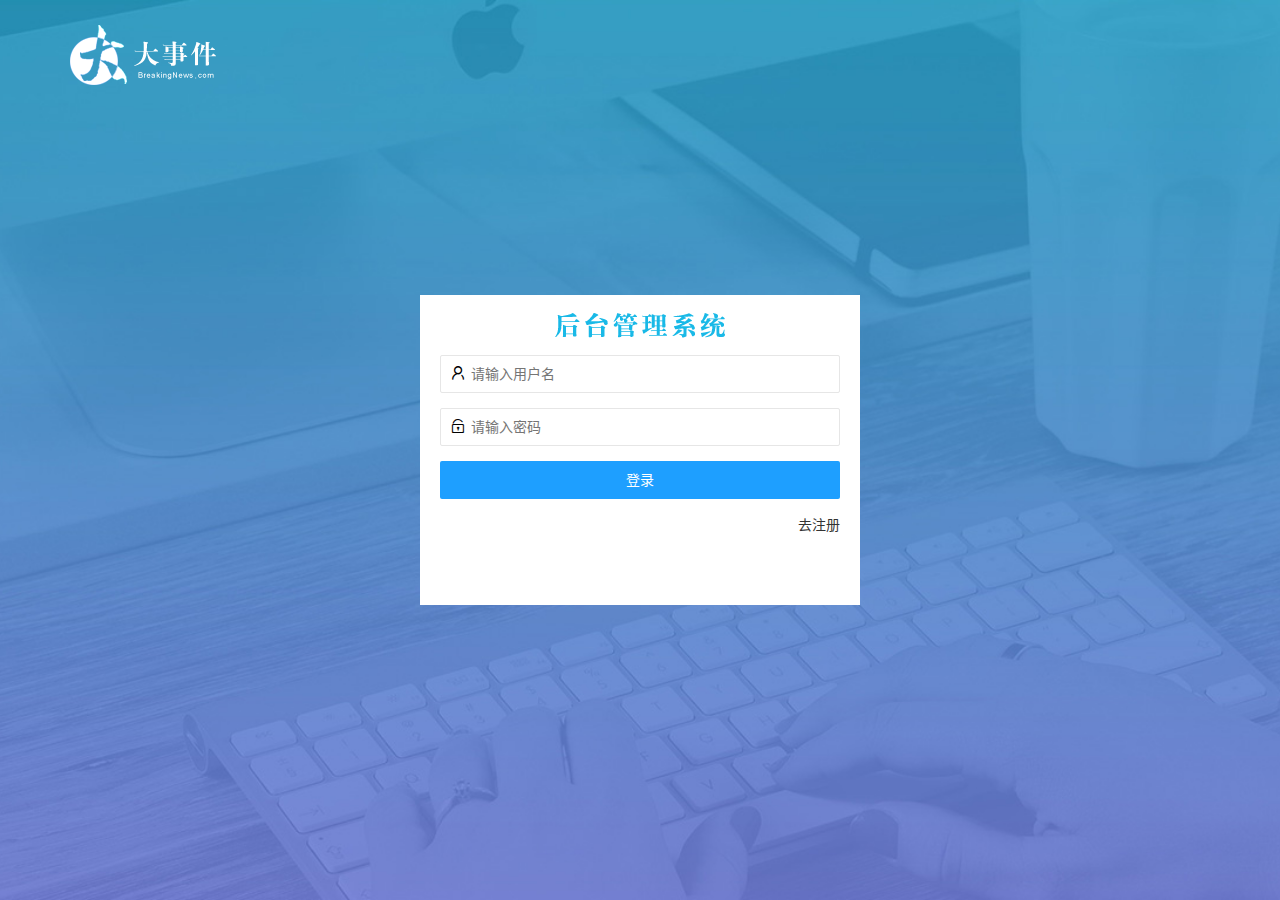
<file: login.html>
<!DOCTYPE html>
<html lang="zh-CN">
  <head>
    <meta charset="UTF-8" />
    <meta name="viewport" content="width=device-width, initial-scale=1.0" />
    <title>登录</title>
    <link rel="stylesheet" href="./assets/lib/layui/css/layui.css" />
    <link rel="stylesheet" href="./assets/css/base.css" />
    <link rel="stylesheet" href="./assets/css/login.css" />

    <script src="./assets/lib/jquery.js"></script>
    <script src="/assets/lib/layui/layui.all.js"></script>
    <script src="./assets/js/tool.js"></script>
    <script src="/assets/js/login.js"></script>
  </head>
  <body>
    <!-- logo -->
    <div class="layui-main">
      <img src="/assets/images/logo.png" alt="图片无法显示" />
    </div>

    <!-- 登录注册 -->
    <div class="Login-reg-box">
      <div class="title"></div>
      <!-- 登录 -->
      <div class="login-box">
        <form class="layui-form" id="layui-form-login">
          <div class="layui-form-item">
            <i class="layui-icon layui-icon-username"></i>

            <input
              type="text"
              name="username"
              required
              lay-verify="required|number"
              placeholder="请输入用户名"
              autocomplete="off"
              class="layui-input"
            />
          </div>
          <div class="layui-form-item">
            <i class="layui-icon layui-icon-password"></i>

            <input
              type="password"
              name="password"
              required
              lay-verify="required|password"
              placeholder="请输入密码"
              autocomplete="off"
              class="layui-input"
            />
          </div>
          <div class="layui-form-item">
            <button
              class="layui-btn layui-btn layui-btn-normal"
              lay-submit
              lay-filter="formDemo"
            >
              登录
            </button>
          </div>
          <div class="layui-form-item links">
            <a id="link-login" href="javascript:;">去注册</a>
          </div>
        </form>
      </div>
      <!-- 注册 -->
      <div class="reg-box">
        <form class="layui-form" id="layui-form">
          <div class="layui-form-item">
            <i class="layui-icon layui-icon-username"></i>

            <input
              type="text"
              name="username"
              required
              lay-verify="required|number"
              placeholder="请输入用户名"
              autocomplete="off"
              class="layui-input"
            />
          </div>
          <div class="layui-form-item">
            <i class="layui-icon layui-icon-password"></i>

            <input
              id="firstpass"
              type="password"
              name="password"
              required
              lay-verify="required|password"
              placeholder="请输入密码"
              autocomplete="off"
              class="layui-input"
            />
          </div>
          <div class="layui-form-item">
            <i class="layui-icon layui-icon-password"></i>

            <input
              id="lastpass"
              type="password"
              name="repassword"
              required
              lay-verify="required|password|repassword"
              placeholder="请确认密码"
              autocomplete="off"
              class="layui-input"
            />
          </div>
          <div class="layui-form-item">
            <button
              class="layui-btn layui-btn layui-btn-normal reg-btn"
              lay-submit
            >
              立即注册
            </button>
          </div>
          <div class="layui-form-item links">
            <a id="link-reg" href="javascript:;">去登录</a>
          </div>
        </form>
      </div>
    </div>
  </body>
</html>
</file>
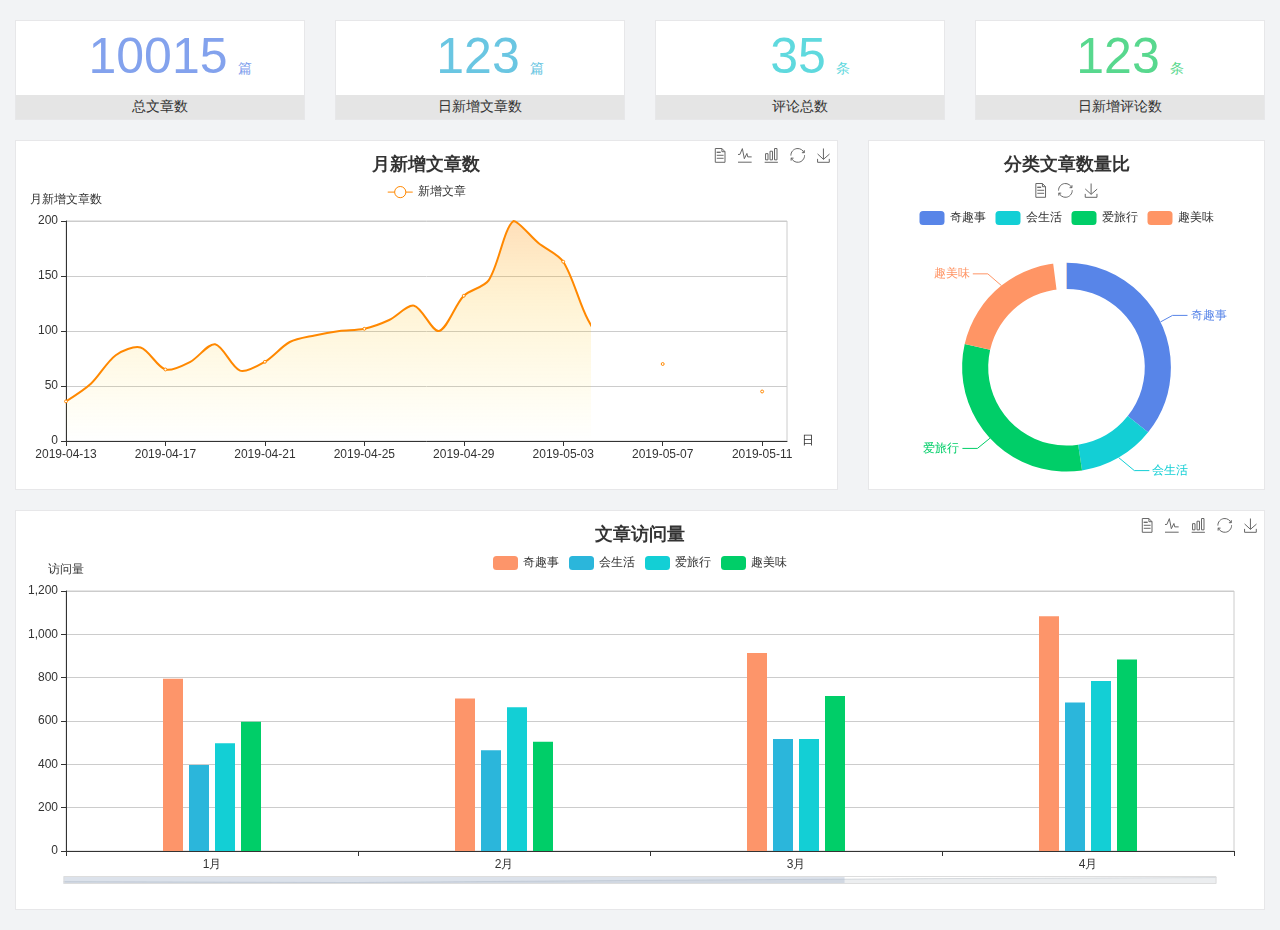
<file: home/dashboard.html>
<!DOCTYPE html>
<html lang="en">

<head>
  <meta charset="UTF-8">
  <meta name="viewport" content="width=device-width, initial-scale=1.0">
  <meta http-equiv="X-UA-Compatible" content="ie=edge">
  <title>图表统计</title>
  <link rel="stylesheet" href="../../assets/lib/bootstrap.css" />
  <link rel="stylesheet" href="../../assets/lib/main.css" />
  <script src="../../assets/lib/jquery.js"></script>
  <script type="text/javascript" src="../../assets/lib/echarts.min.js"></script>
</head>

<body>
  <div class="container-fluid">
    <div class="row spannel_list">
      <div class="col-sm-3 col-xs-6">
        <div class="spannel">
          <em>10015</em><span>篇</span>
          <b>总文章数</b>
        </div>
      </div>
      <div class="col-sm-3 col-xs-6">
        <div class="spannel scolor01">
          <em>123</em><span>篇</span>
          <b>日新增文章数</b>
        </div>
      </div>
      <div class="col-sm-3 col-xs-6">
        <div class="spannel scolor02">
          <em>35</em><span>条</span>
          <b>评论总数</b>
        </div>
      </div>
      <div class="col-sm-3 col-xs-6">
        <div class="spannel scolor03">
          <em>123</em><span>条</span>
          <b>日新增评论数</b>
        </div>
      </div>
    </div>
  </div>

  <div class="container-fluid">
    <div class="row curve-pie">
      <div class="col-lg-8 col-md-8">
        <div class="gragh_pannel" id="curve_show"></div>
      </div>
      <div class="col-lg-4 col-md-4">
        <div class="gragh_pannel" id="pie_show"></div>
      </div>
    </div>
  </div>

  <div class="container-fluid">
    <div class="column_pannel" id="column_show"></div>
  </div>

  <script>
    var oChart = echarts.init(document.getElementById('curve_show'));
    var aList_all = [
      { 'count': 36, 'date': '2019-04-13' },
      { 'count': 52, 'date': '2019-04-14' },
      { 'count': 78, 'date': '2019-04-15' },
      { 'count': 85, 'date': '2019-04-16' },
      { 'count': 65, 'date': '2019-04-17' },
      { 'count': 72, 'date': '2019-04-18' },
      { 'count': 88, 'date': '2019-04-19' },
      { 'count': 64, 'date': '2019-04-20' },
      { 'count': 72, 'date': '2019-04-21' },
      { 'count': 90, 'date': '2019-04-22' },
      { 'count': 96, 'date': '2019-04-23' },
      { 'count': 100, 'date': '2019-04-24' },
      { 'count': 102, 'date': '2019-04-25' },
      { 'count': 110, 'date': '2019-04-26' },
      { 'count': 123, 'date': '2019-04-27' },
      { 'count': 100, 'date': '2019-04-28' },
      { 'count': 132, 'date': '2019-04-29' },
      { 'count': 146, 'date': '2019-04-30' },
      { 'count': 200, 'date': '2019-05-01' },
      { 'count': 180, 'date': '2019-05-02' },
      { 'count': 163, 'date': '2019-05-03' },
      { 'count': 110, 'date': '2019-05-04' },
      { 'count': 80, 'date': '2019-05-05' },
      { 'count': 82, 'date': '2019-05-06' },
      { 'count': 70, 'date': '2019-05-07' },
      { 'count': 65, 'date': '2019-05-08' },
      { 'count': 54, 'date': '2019-05-09' },
      { 'count': 40, 'date': '2019-05-10' },
      { 'count': 45, 'date': '2019-05-11' },
      { 'count': 38, 'date': '2019-05-12' },
    ];

    let aCount = [];
    let aDate = [];

    for (var i = 0; i < aList_all.length; i++) {
      aCount.push(aList_all[i].count);
      aDate.push(aList_all[i].date);
    }

    var chartopt = {
      title: {
        text: '月新增文章数',
        left: 'center',
        top: '10'
      },
      tooltip: {
        trigger: 'axis'
      },
      legend: {
        data: ['新增文章'],
        top: '40'
      },
      toolbox: {
        show: true,
        feature: {
          mark: { show: true },
          dataView: { show: true, readOnly: false },
          magicType: { show: true, type: ['line', 'bar'] },
          restore: { show: true },
          saveAsImage: { show: true }
        }
      },
      calculable: true,
      xAxis: [
        {
          name: '日',
          type: 'category',
          boundaryGap: false,
          data: aDate
        }
      ],
      yAxis: [
        {
          name: '月新增文章数',
          type: 'value'
        }
      ],
      series: [
        {
          name: '新增文章',
          type: 'line',
          smooth: true,
          itemStyle: { normal: { areaStyle: { type: 'default' }, color: '#f80' }, lineStyle: { color: '#f80' } },
          data: aCount
        }],
      areaStyle: {
        normal: {
          color: new echarts.graphic.LinearGradient(0, 0, 0, 1, [{
            offset: 0,
            color: 'rgba(255,136,0,0.39)'
          }, {
            offset: .34,
            color: 'rgba(255,180,0,0.25)'
          }, {
            offset: 1,
            color: 'rgba(255,222,0,0.00)'
          }])

        }
      },
      grid: {
        show: true,
        x: 50,
        x2: 50,
        y: 80,
        height: 220
      }
    };

    oChart.setOption(chartopt);


    var oPie = echarts.init(document.getElementById('pie_show'));
    var oPieopt =
    {
      title: {
        top: 10,
        text: '分类文章数量比',
        x: 'center'
      },
      tooltip: {
        trigger: 'item',
        formatter: "{a} <br/>{b} : {c} ({d}%)"
      },
      color: ['#5885e8', '#13cfd5', '#00ce68', '#ff9565'],
      legend: {
        x: 'center',
        top: 65,
        data: ['奇趣事', '会生活', '爱旅行', '趣美味']
      },
      toolbox: {
        show: true,
        x: 'center',
        top: 35,
        feature: {
          mark: { show: true },
          dataView: { show: true, readOnly: false },
          magicType: {
            show: true,
            type: ['pie', 'funnel'],
            option: {
              funnel: {
                x: '25%',
                width: '50%',
                funnelAlign: 'left',
                max: 1548
              }
            }
          },
          restore: { show: true },
          saveAsImage: { show: true }
        }
      },
      calculable: true,
      series: [
        {
          name: '访问来源',
          type: 'pie',
          radius: ['45%', '60%'],
          center: ['50%', '65%'],
          data: [
            { value: 300, name: '奇趣事' },
            { value: 100, name: '会生活' },
            { value: 260, name: '爱旅行' },
            { value: 180, name: '趣美味' }
          ]
        }
      ]
    };
    oPie.setOption(oPieopt);



    var oColumn = this.echarts.init(document.getElementById('column_show'));
    var oColumnopt =
    {
      title: {
        text: '文章访问量',
        left: 'center',
        top: '10'
      },
      tooltip: {
        trigger: 'axis'
      },
      legend: {
        data: ['奇趣事', '会生活', '爱旅行', '趣美味'],
        top: '40'
      },
      toolbox: {
        show: true,
        feature: {
          mark: { show: true },
          dataView: { show: true, readOnly: false },
          magicType: { show: true, type: ['line', 'bar'] },
          restore: { show: true },
          saveAsImage: { show: true }
        }
      },
      calculable: true,
      xAxis: [
        {
          type: 'category',
          data: ['1月', '2月', '3月', '4月', '5月']
        }
      ],
      yAxis: [
        {
          name: '访问量',
          type: 'value'
        }
      ],
      series: [
        {
          name: '奇趣事',
          type: 'bar',
          barWidth: 20,
          itemStyle: {
            normal: { areaStyle: { type: 'default' }, color: '#fd956a' }
          },
          data: [800, 708, 920, 1090, 1200]
        },
        {
          name: '会生活',
          type: 'bar',
          barWidth: 20,
          itemStyle: {
            normal: { areaStyle: { type: 'default' }, color: '#2bb6db' }
          },
          data: [400, 468, 520, 690, 800]
        },
        {
          name: '爱旅行',
          type: 'bar',
          barWidth: 20,
          itemStyle: {
            normal: { areaStyle: { type: 'default' }, color: '#13cfd5' }
          },
          data: [500, 668, 520, 790, 900]
        },
        {
          name: '趣美味',
          type: 'bar',
          barWidth: 20,
          itemStyle: {
            normal: { areaStyle: { type: 'default' }, color: '#00ce68' }
          },
          data: [600, 508, 720, 890, 1000]
        }
      ],
      grid: {
        show: true,
        x: 50,
        x2: 30,
        y: 80,
        height: 260
      },
      dataZoom: [//给x轴设置滚动条
        {
          start: 0,//默认为0
          end: 100 - 1000 / 31,//默认为100
          type: 'slider',
          show: true,
          xAxisIndex: [0],
          handleSize: 0,//滑动条的 左右2个滑动条的大小
          height: 8,//组件高度
          left: 45, //左边的距离
          right: 50,//右边的距离
          bottom: 26,//右边的距离
          handleColor: '#ddd',//h滑动图标的颜色
          handleStyle: {
            borderColor: "#cacaca",
            borderWidth: "1",
            shadowBlur: 2,
            background: "#ddd",
            shadowColor: "#ddd",
          }
        }]
    };
    oColumn.setOption(oColumnopt);
  </script>
</body>

</html>
</file>
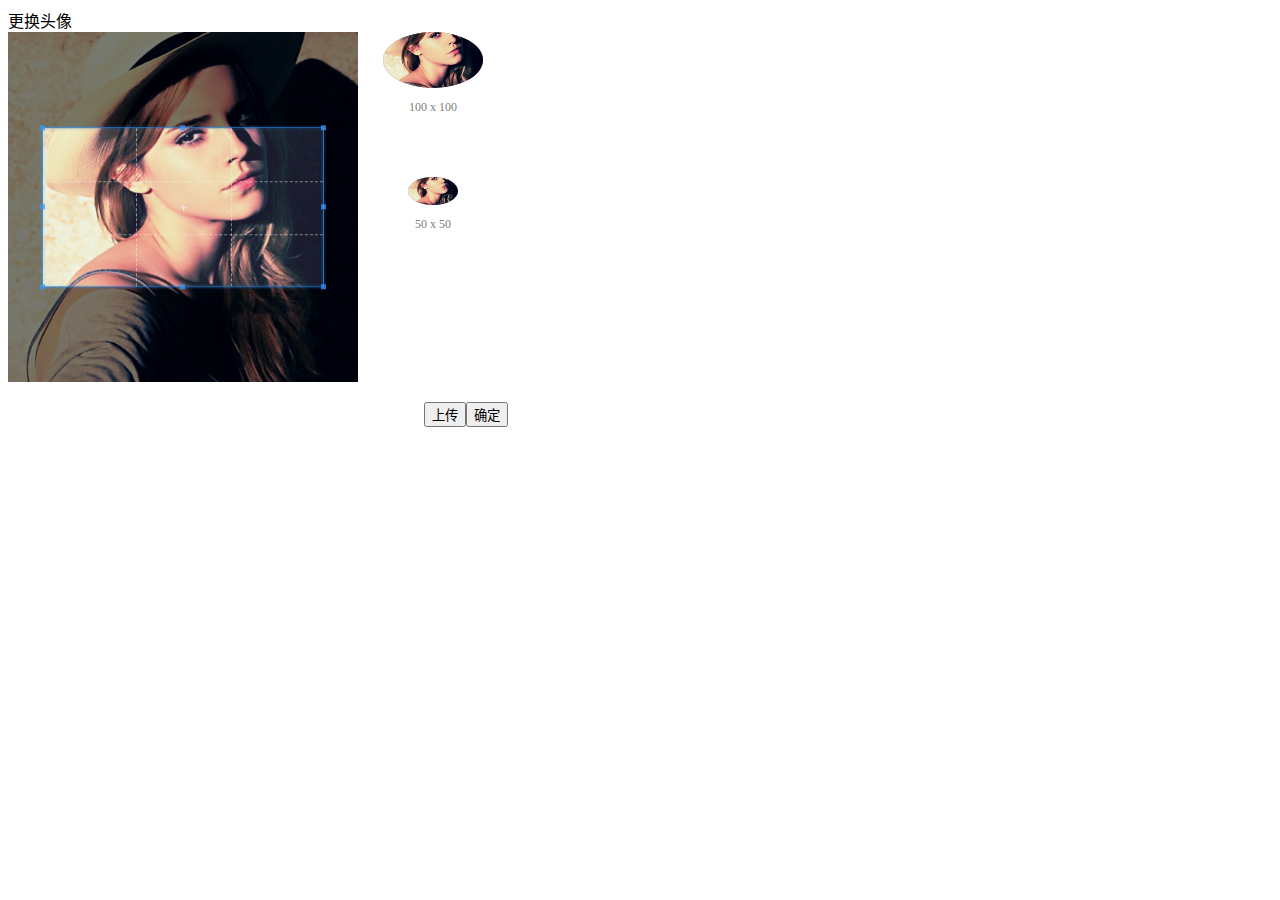
<file: user/user_avater.html>
<!DOCTYPE html>
<html lang="zh-CN">
  <head>
    <meta charset="UTF-8" />
    <meta name="viewport" content="width=device-width, initial-scale=1.0" />
    <title>头像</title>
  </head>
  <link rel="stylesheet" href="/assets/lib/cropper/cropper.css" />
  <link rel="stylesheet" href="../assets/css/user_avater.css" />
  <body>
    <div class="layui-card">
      <div class="layui-card-header">更换头像</div>
      <div class="layui-card-body">
        <!-- 第一行的图片裁剪和预览区域 -->
        <div class="row1">
          <!-- 图片裁剪区域 -->
          <div class="cropper-box">
            <!-- 这个 img 标签很重要，将来会把它初始化为裁剪区域 -->
            <img id="image" src="/assets/images/sample.jpg" />
          </div>
          <!-- 图片的预览区域 -->
          <div class="preview-box">
            <div>
              <!-- 宽高为 100px 的预览区域 -->
              <div class="img-preview w100"></div>
              <p class="size">100 x 100</p>
            </div>
            <div>
              <!-- 宽高为 50px 的预览区域 -->
              <div class="img-preview w50"></div>
              <p class="size">50 x 50</p>
            </div>
          </div>
        </div>

        <!-- 第二行的按钮区域 -->
        <div class="row2">
          <input type="file" id="file" accept="image/png, image/jpeg" />
          <button type="button" class="layui-btn" id="btn-upload">上传</button>
          <button
            type="button"
            class="layui-btn layui-btn-danger"
            id="btn-confirm"
          >
            确定
          </button>
        </div>
      </div>
    </div>
    <script src="/assets/lib/jquery.js"></script>
    <script src="/assets/lib/cropper/Cropper.js"></script>
    <script src="/assets/lib/cropper/jquery-cropper.js"></script>
    <script src="../assets/js/tool.js"></script>
    <script src="/assets/js/user/avater_indo.js"></script>
  </body>
</html>
</file>
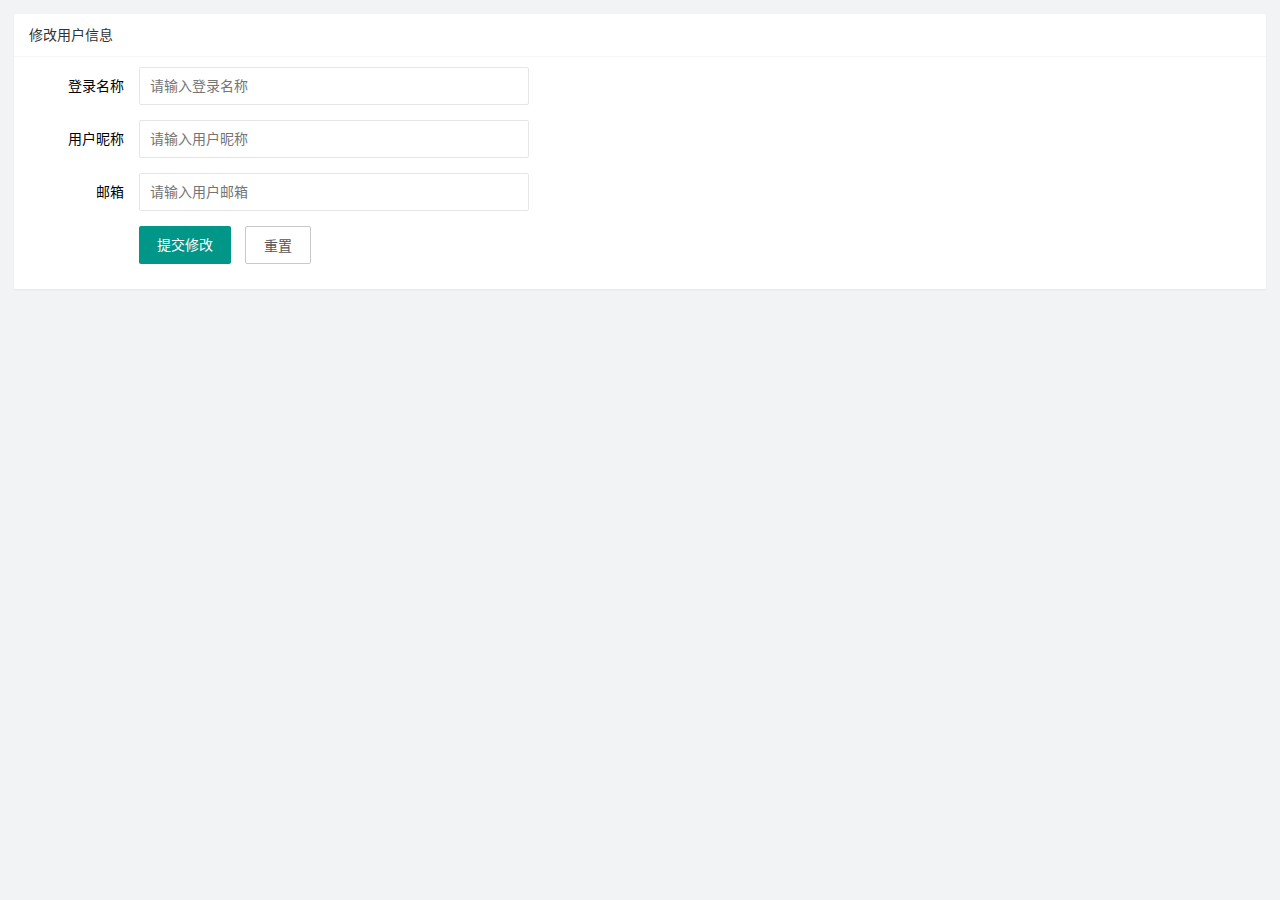
<file: user/user_info.html>
<!DOCTYPE html>
<html lang="zh-CN">
  <head>
    <meta charset="UTF-8" />
    <meta name="viewport" content="width=device-width, initial-scale=1.0" />
    <title>基本资料</title>
    <link rel="stylesheet" href="../assets/lib/layui/css/layui.css" />
    <link rel="stylesheet" href="../assets/css/user_info.css" />
  </head>
  <body>
    <div class="layui-card">
      <div class="layui-card-header">修改用户信息</div>
      <div class="layui-card-body">
        <form class="layui-form" lay-filter="formInfo" id="formup">
          <input type="hidden" name="id" value="" />
          <div class="layui-form-item">
            <label class="layui-form-label">登录名称</label>
            <div class="layui-input-block">
              <input
                type="text"
                name="username"
                required
                lay-verify="required"
                placeholder="请输入登录名称"
                autocomplete="off"
                class="layui-input"
                readonly
              />
            </div>
          </div>
          <div class="layui-form-item">
            <label class="layui-form-label">用户昵称</label>
            <div class="layui-input-block">
              <input
                type="text"
                name="nickname"
                required
                lay-verify="required|nickname"
                placeholder="请输入用户昵称"
                autocomplete="off"
                class="layui-input"
              />
            </div>
          </div>
          <div class="layui-form-item">
            <label class="layui-form-label">邮箱</label>
            <div class="layui-input-block">
              <input
                type="text"
                name="email"
                required
                lay-verify="required|email"
                placeholder="请输入用户邮箱"
                autocomplete="off"
                class="layui-input"
              />
            </div>
          </div>
          <div class="layui-form-item">
            <div class="layui-input-block">
              <button class="layui-btn" lay-submit lay-filter="formDemo">
                提交修改
              </button>
              <button
                type="reset"
                class="layui-btn layui-btn-primary"
                id="reset"
              >
                重置
              </button>
            </div>
          </div>
        </form>
      </div>
    </div>

    <script src="../assets/lib/layui/layui.all.js"></script>
    <script src="../assets/lib/jquery.js"></script>
    <script src="../assets/js/tool.js"></script>
    <script src="../assets/js/user/user_info.js"></script>
  </body>
</html>
</file>
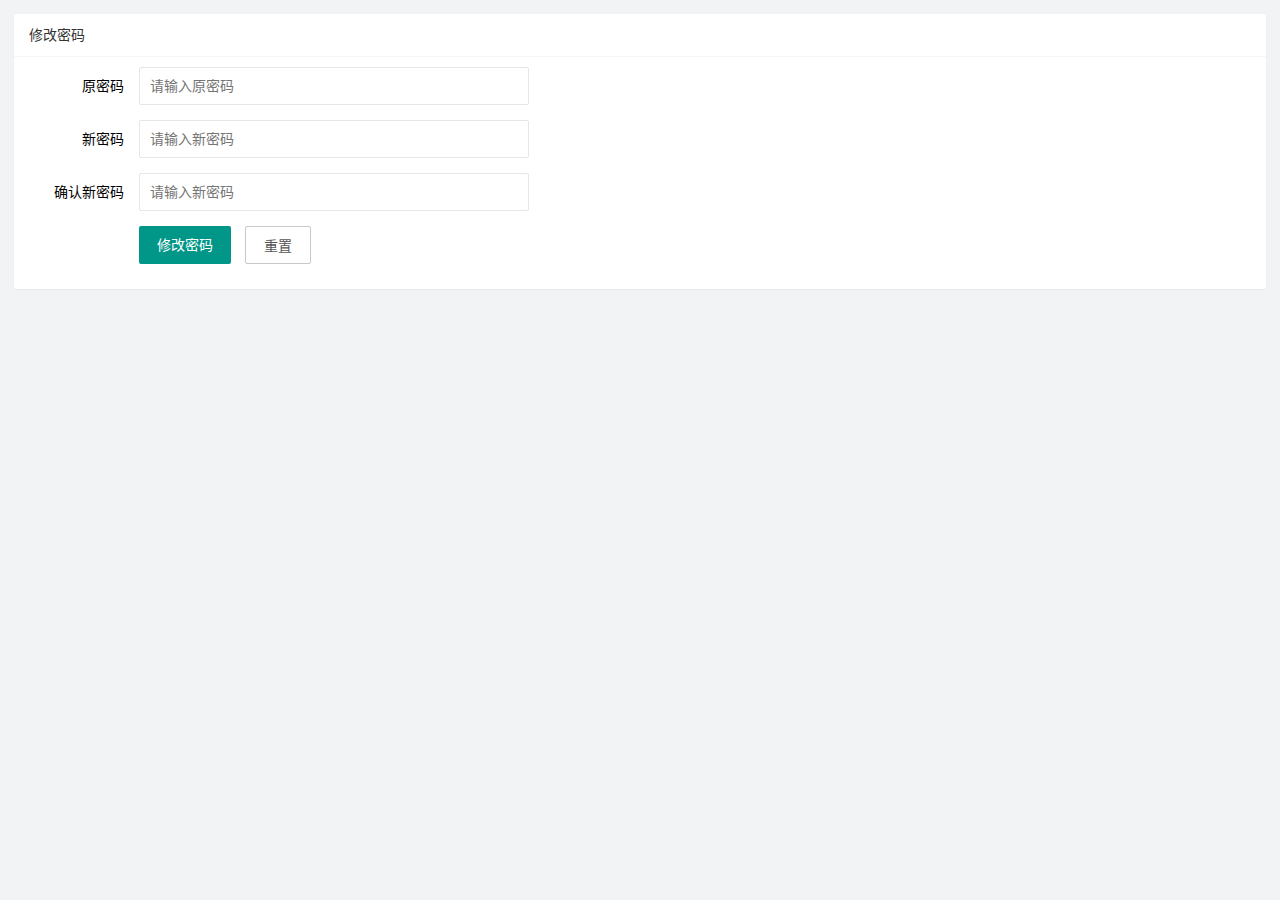
<file: user/user_pwd.html>
<!DOCTYPE html>
<html lang="zh-CN">
  <head>
    <meta charset="UTF-8" />
    <meta name="viewport" content="width=device-width, initial-scale=1.0" />
    <title>改密码</title>
    <link rel="stylesheet" href="/assets/lib/layui/css/layui.css" />
    <link rel="stylesheet" href="/assets/css/user_pwd.css" />
  </head>
  <body>
    <div class="layui-card">
      <div class="layui-card-header">修改密码</div>
      <div class="layui-card-body">
        <form class="layui-form" lay-filter="formInfo" id="formInfo">
          <div class="layui-form-item">
            <label class="layui-form-label">原密码</label>
            <div class="layui-input-block">
              <input
                type="password"
                name="oldPwd"
                required
                lay-verify="required"
                placeholder="请输入原密码"
                autocomplete="off"
                class="layui-input"
              />
            </div>
          </div>
          <div class="layui-form-item">
            <label class="layui-form-label">新密码</label>
            <div class="layui-input-block">
              <input
                type="password"
                name="newPwd"
                required
                lay-verify="required|diff|len"
                placeholder="请输入新密码"
                autocomplete="off"
                class="layui-input"
              />
            </div>
          </div>
          <div class="layui-form-item">
            <label class="layui-form-label">确认新密码</label>
            <div class="layui-input-block">
              <input
                type="password"
                name="reNewPwd"
                required
                lay-verify="required|same|len"
                placeholder="请输入新密码"
                autocomplete="off"
                class="layui-input"
              />
            </div>
          </div>
          <div class="layui-form-item">
            <div class="layui-input-block">
              <button class="layui-btn" lay-submit>修改密码</button>
              <button
                type="reset"
                class="layui-btn layui-btn-primary"
                id="btn-reset"
              >
                重置
              </button>
            </div>
          </div>
        </form>
      </div>
    </div>
    <script src="/assets/lib/jquery.js"></script>
    <script src="/assets/lib/layui/layui.all.js"></script>
    <script src="/assets/js/tool.js"></script>
    <script src="/assets/js/user/user_pwd.js"></script>
  </body>
</html>
</file>
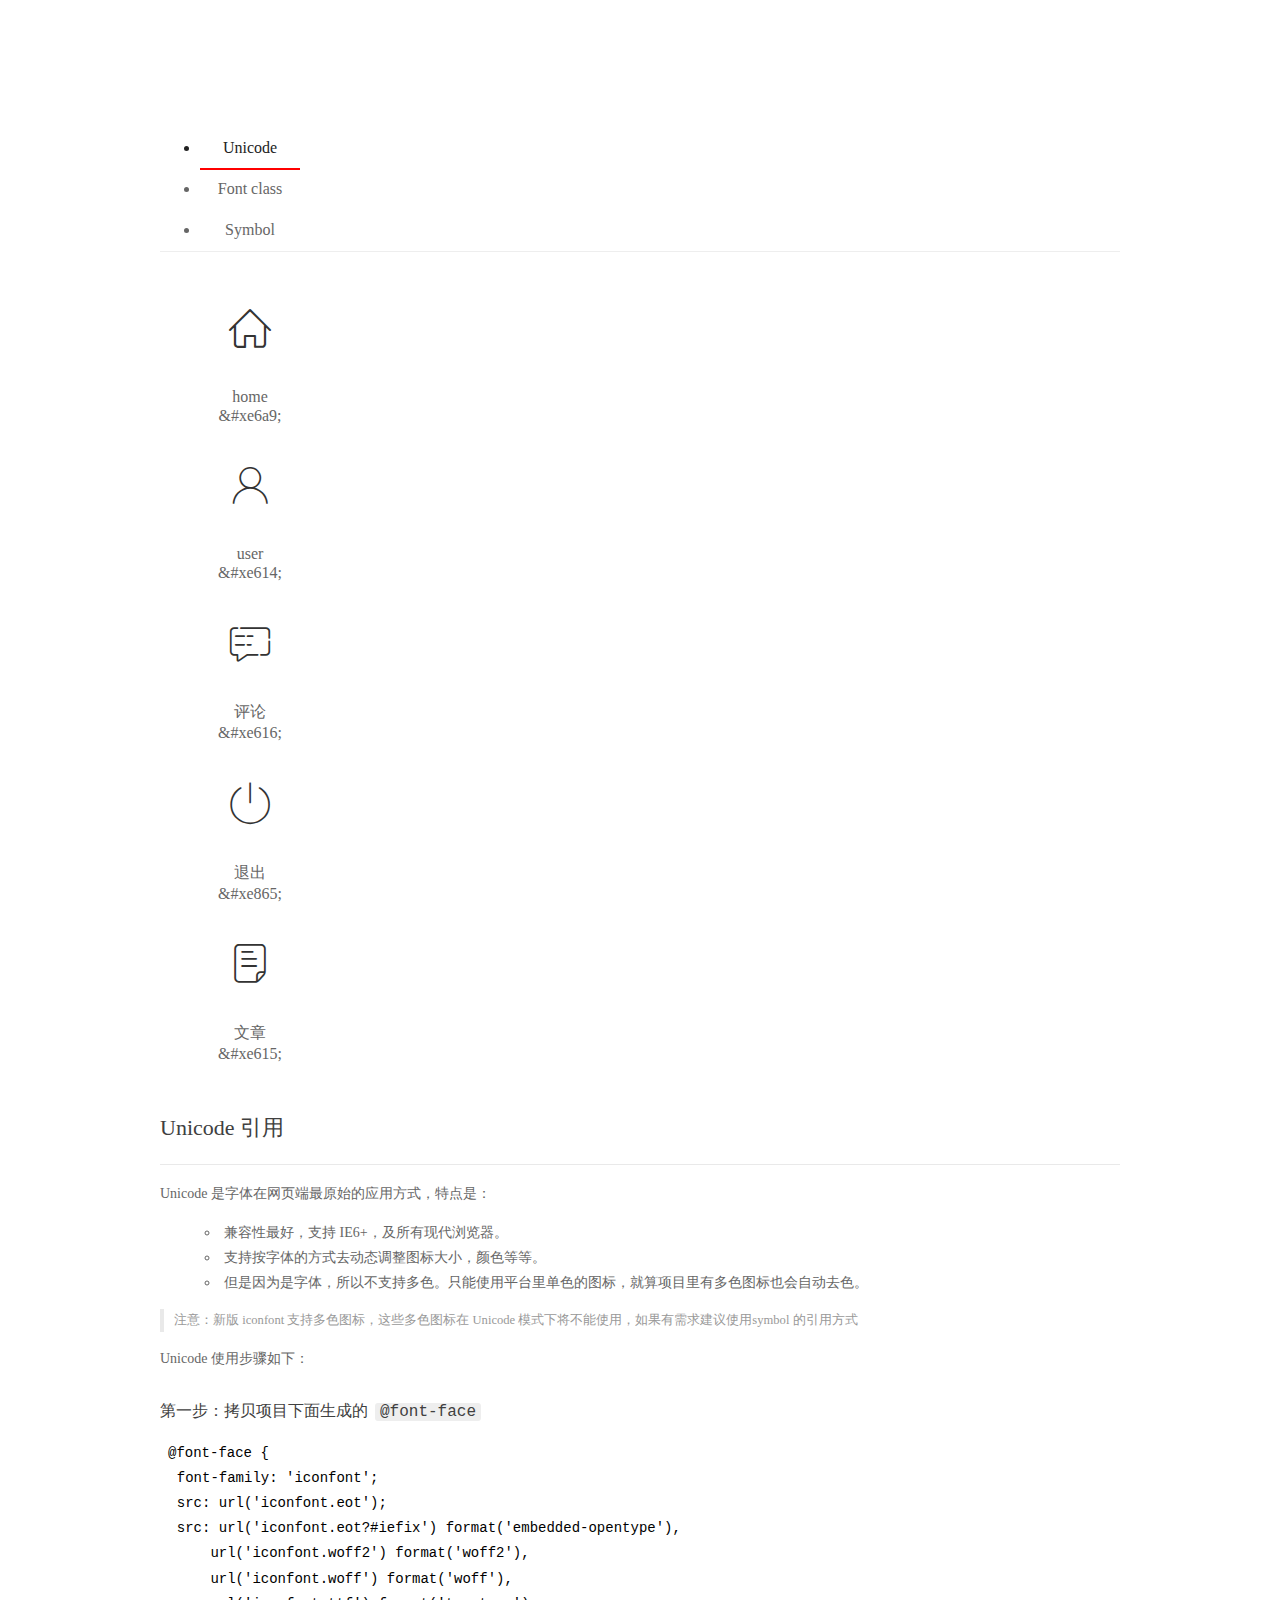
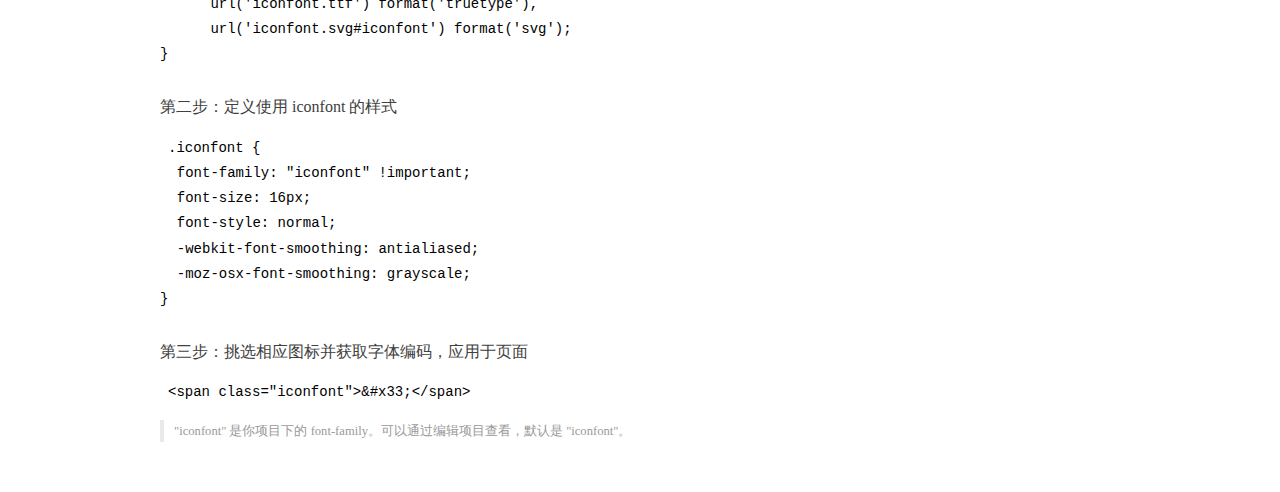
<file: assets/fonts/demo_index.html>
<!DOCTYPE html>
<html>
<head>
  <meta charset="utf-8"/>
  <title>IconFont Demo</title>
  <link rel="shortcut icon" href="https://gtms04.alicdn.com/tps/i4/TB1_oz6GVXXXXaFXpXXJDFnIXXX-64-64.ico" type="image/x-icon"/>
  <link rel="stylesheet" href="https://g.alicdn.com/thx/cube/1.3.2/cube.min.css">
  <link rel="stylesheet" href="demo.css">
  <link rel="stylesheet" href="iconfont.css">
  <script src="iconfont.js"></script>
  <!-- jQuery -->
  <script src="https://a1.alicdn.com/oss/uploads/2018/12/26/7bfddb60-08e8-11e9-9b04-53e73bb6408b.js"></script>
  <!-- 代码高亮 -->
  <script src="https://a1.alicdn.com/oss/uploads/2018/12/26/a3f714d0-08e6-11e9-8a15-ebf944d7534c.js"></script>
</head>
<body>
  <div class="main">
    <h1 class="logo"><a href="https://www.iconfont.cn/" title="iconfont 首页" target="_blank">&#xe86b;</a></h1>
    <div class="nav-tabs">
      <ul id="tabs" class="dib-box">
        <li class="dib active"><span>Unicode</span></li>
        <li class="dib"><span>Font class</span></li>
        <li class="dib"><span>Symbol</span></li>
      </ul>
      
    </div>
    <div class="tab-container">
      <div class="content unicode" style="display: block;">
          <ul class="icon_lists dib-box">
          
            <li class="dib">
              <span class="icon iconfont">&#xe6a9;</span>
                <div class="name">home</div>
                <div class="code-name">&amp;#xe6a9;</div>
              </li>
          
            <li class="dib">
              <span class="icon iconfont">&#xe614;</span>
                <div class="name">user</div>
                <div class="code-name">&amp;#xe614;</div>
              </li>
          
            <li class="dib">
              <span class="icon iconfont">&#xe616;</span>
                <div class="name">评论</div>
                <div class="code-name">&amp;#xe616;</div>
              </li>
          
            <li class="dib">
              <span class="icon iconfont">&#xe865;</span>
                <div class="name">退出</div>
                <div class="code-name">&amp;#xe865;</div>
              </li>
          
            <li class="dib">
              <span class="icon iconfont">&#xe615;</span>
                <div class="name">文章</div>
                <div class="code-name">&amp;#xe615;</div>
              </li>
          
          </ul>
          <div class="article markdown">
          <h2 id="unicode-">Unicode 引用</h2>
          <hr>

          <p>Unicode 是字体在网页端最原始的应用方式，特点是：</p>
          <ul>
            <li>兼容性最好，支持 IE6+，及所有现代浏览器。</li>
            <li>支持按字体的方式去动态调整图标大小，颜色等等。</li>
            <li>但是因为是字体，所以不支持多色。只能使用平台里单色的图标，就算项目里有多色图标也会自动去色。</li>
          </ul>
          <blockquote>
            <p>注意：新版 iconfont 支持多色图标，这些多色图标在 Unicode 模式下将不能使用，如果有需求建议使用symbol 的引用方式</p>
          </blockquote>
          <p>Unicode 使用步骤如下：</p>
          <h3 id="-font-face">第一步：拷贝项目下面生成的 <code>@font-face</code></h3>
<pre><code class="language-css"
>@font-face {
  font-family: 'iconfont';
  src: url('iconfont.eot');
  src: url('iconfont.eot?#iefix') format('embedded-opentype'),
      url('iconfont.woff2') format('woff2'),
      url('iconfont.woff') format('woff'),
      url('iconfont.ttf') format('truetype'),
      url('iconfont.svg#iconfont') format('svg');
}
</code></pre>
          <h3 id="-iconfont-">第二步：定义使用 iconfont 的样式</h3>
<pre><code class="language-css"
>.iconfont {
  font-family: "iconfont" !important;
  font-size: 16px;
  font-style: normal;
  -webkit-font-smoothing: antialiased;
  -moz-osx-font-smoothing: grayscale;
}
</code></pre>
          <h3 id="-">第三步：挑选相应图标并获取字体编码，应用于页面</h3>
<pre>
<code class="language-html"
>&lt;span class="iconfont"&gt;&amp;#x33;&lt;/span&gt;
</code></pre>
          <blockquote>
            <p>"iconfont" 是你项目下的 font-family。可以通过编辑项目查看，默认是 "iconfont"。</p>
          </blockquote>
          </div>
      </div>
      <div class="content font-class">
        <ul class="icon_lists dib-box">
          
          <li class="dib">
            <span class="icon iconfont icon-home"></span>
            <div class="name">
              home
            </div>
            <div class="code-name">.icon-home
            </div>
          </li>
          
          <li class="dib">
            <span class="icon iconfont icon-user"></span>
            <div class="name">
              user
            </div>
            <div class="code-name">.icon-user
            </div>
          </li>
          
          <li class="dib">
            <span class="icon iconfont icon-pinglun"></span>
            <div class="name">
              评论
            </div>
            <div class="code-name">.icon-pinglun
            </div>
          </li>
          
          <li class="dib">
            <span class="icon iconfont icon-tuichu"></span>
            <div class="name">
              退出
            </div>
            <div class="code-name">.icon-tuichu
            </div>
          </li>
          
          <li class="dib">
            <span class="icon iconfont icon-16"></span>
            <div class="name">
              文章
            </div>
            <div class="code-name">.icon-16
            </div>
          </li>
          
        </ul>
        <div class="article markdown">
        <h2 id="font-class-">font-class 引用</h2>
        <hr>

        <p>font-class 是 Unicode 使用方式的一种变种，主要是解决 Unicode 书写不直观，语意不明确的问题。</p>
        <p>与 Unicode 使用方式相比，具有如下特点：</p>
        <ul>
          <li>兼容性良好，支持 IE8+，及所有现代浏览器。</li>
          <li>相比于 Unicode 语意明确，书写更直观。可以很容易分辨这个 icon 是什么。</li>
          <li>因为使用 class 来定义图标，所以当要替换图标时，只需要修改 class 里面的 Unicode 引用。</li>
          <li>不过因为本质上还是使用的字体，所以多色图标还是不支持的。</li>
        </ul>
        <p>使用步骤如下：</p>
        <h3 id="-fontclass-">第一步：引入项目下面生成的 fontclass 代码：</h3>
<pre><code class="language-html">&lt;link rel="stylesheet" href="./iconfont.css"&gt;
</code></pre>
        <h3 id="-">第二步：挑选相应图标并获取类名，应用于页面：</h3>
<pre><code class="language-html">&lt;span class="iconfont icon-xxx"&gt;&lt;/span&gt;
</code></pre>
        <blockquote>
          <p>"
            iconfont" 是你项目下的 font-family。可以通过编辑项目查看，默认是 "iconfont"。</p>
        </blockquote>
      </div>
      </div>
      <div class="content symbol">
          <ul class="icon_lists dib-box">
          
            <li class="dib">
                <svg class="icon svg-icon" aria-hidden="true">
                  <use xlink:href="#icon-home"></use>
                </svg>
                <div class="name">home</div>
                <div class="code-name">#icon-home</div>
            </li>
          
            <li class="dib">
                <svg class="icon svg-icon" aria-hidden="true">
                  <use xlink:href="#icon-user"></use>
                </svg>
                <div class="name">user</div>
                <div class="code-name">#icon-user</div>
            </li>
          
            <li class="dib">
                <svg class="icon svg-icon" aria-hidden="true">
                  <use xlink:href="#icon-pinglun"></use>
                </svg>
                <div class="name">评论</div>
                <div class="code-name">#icon-pinglun</div>
            </li>
          
            <li class="dib">
                <svg class="icon svg-icon" aria-hidden="true">
                  <use xlink:href="#icon-tuichu"></use>
                </svg>
                <div class="name">退出</div>
                <div class="code-name">#icon-tuichu</div>
            </li>
          
            <li class="dib">
                <svg class="icon svg-icon" aria-hidden="true">
                  <use xlink:href="#icon-16"></use>
                </svg>
                <div class="name">文章</div>
                <div class="code-name">#icon-16</div>
            </li>
          
          </ul>
          <div class="article markdown">
          <h2 id="symbol-">Symbol 引用</h2>
          <hr>

          <p>这是一种全新的使用方式，应该说这才是未来的主流，也是平台目前推荐的用法。相关介绍可以参考这篇<a href="">文章</a>
            这种用法其实是做了一个 SVG 的集合，与另外两种相比具有如下特点：</p>
          <ul>
            <li>支持多色图标了，不再受单色限制。</li>
            <li>通过一些技巧，支持像字体那样，通过 <code>font-size</code>, <code>color</code> 来调整样式。</li>
            <li>兼容性较差，支持 IE9+，及现代浏览器。</li>
            <li>浏览器渲染 SVG 的性能一般，还不如 png。</li>
          </ul>
          <p>使用步骤如下：</p>
          <h3 id="-symbol-">第一步：引入项目下面生成的 symbol 代码：</h3>
<pre><code class="language-html">&lt;script src="./iconfont.js"&gt;&lt;/script&gt;
</code></pre>
          <h3 id="-css-">第二步：加入通用 CSS 代码（引入一次就行）：</h3>
<pre><code class="language-html">&lt;style&gt;
.icon {
  width: 1em;
  height: 1em;
  vertical-align: -0.15em;
  fill: currentColor;
  overflow: hidden;
}
&lt;/style&gt;
</code></pre>
          <h3 id="-">第三步：挑选相应图标并获取类名，应用于页面：</h3>
<pre><code class="language-html">&lt;svg class="icon" aria-hidden="true"&gt;
  &lt;use xlink:href="#icon-xxx"&gt;&lt;/use&gt;
&lt;/svg&gt;
</code></pre>
          </div>
      </div>

    </div>
  </div>
  <script>
  $(document).ready(function () {
      $('.tab-container .content:first').show()

      $('#tabs li').click(function (e) {
        var tabContent = $('.tab-container .content')
        var index = $(this).index()

        if ($(this).hasClass('active')) {
          return
        } else {
          $('#tabs li').removeClass('active')
          $(this).addClass('active')

          tabContent.hide().eq(index).fadeIn()
        }
      })
    })
  </script>
</body>
</html>
</file>
<file: assets/lib/layui/css/layui.css>
/** layui-v2.5.6 MIT License By https://www.layui.com */
 .layui-inline,img{display:inline-block;vertical-align:middle}h1,h2,h3,h4,h5,h6{font-weight:400}.layui-edge,.layui-header,.layui-inline,.layui-main{position:relative}.layui-body,.layui-edge,.layui-elip{overflow:hidden}.layui-btn,.layui-edge,.layui-inline,img{vertical-align:middle}.layui-btn,.layui-disabled,.layui-icon,.layui-unselect{-moz-user-select:none;-webkit-user-select:none;-ms-user-select:none}.layui-elip,.layui-form-checkbox span,.layui-form-pane .layui-form-label{text-overflow:ellipsis;white-space:nowrap}.layui-breadcrumb,.layui-tree-btnGroup{visibility:hidden}blockquote,body,button,dd,div,dl,dt,form,h1,h2,h3,h4,h5,h6,input,li,ol,p,pre,td,textarea,th,ul{margin:0;padding:0;-webkit-tap-highlight-color:rgba(0,0,0,0)}a:active,a:hover{outline:0}img{border:none}li{list-style:none}table{border-collapse:collapse;border-spacing:0}h4,h5,h6{font-size:100%}button,input,optgroup,option,select,textarea{font-family:inherit;font-size:inherit;font-style:inherit;font-weight:inherit;outline:0}pre{white-space:pre-wrap;white-space:-moz-pre-wrap;white-space:-pre-wrap;white-space:-o-pre-wrap;word-wrap:break-word}body{line-height:24px;font:14px Helvetica Neue,Helvetica,PingFang SC,Tahoma,Arial,sans-serif}hr{height:1px;margin:10px 0;border:0;clear:both}a{color:#333;text-decoration:none}a:hover{color:#777}a cite{font-style:normal;*cursor:pointer}.layui-border-box,.layui-border-box *{box-sizing:border-box}.layui-box,.layui-box *{box-sizing:content-box}.layui-clear{clear:both;*zoom:1}.layui-clear:after{content:'\20';clear:both;*zoom:1;display:block;height:0}.layui-inline{*display:inline;*zoom:1}.layui-edge{display:inline-block;width:0;height:0;border-width:6px;border-style:dashed;border-color:transparent}.layui-edge-top{top:-4px;border-bottom-color:#999;border-bottom-style:solid}.layui-edge-right{border-left-color:#999;border-left-style:solid}.layui-edge-bottom{top:2px;border-top-color:#999;border-top-style:solid}.layui-edge-left{border-right-color:#999;border-right-style:solid}.layui-disabled,.layui-disabled:hover{color:#d2d2d2!important;cursor:not-allowed!important}.layui-circle{border-radius:100%}.layui-show{display:block!important}.layui-hide{display:none!important}@font-face{font-family:layui-icon;src:url(../font/iconfont.eot?v=256);src:url(../font/iconfont.eot?v=256#iefix) format('embedded-opentype'),url(../font/iconfont.woff2?v=256) format('woff2'),url(../font/iconfont.woff?v=256) format('woff'),url(../font/iconfont.ttf?v=256) format('truetype'),url(../font/iconfont.svg?v=256#layui-icon) format('svg')}.layui-icon{font-family:layui-icon!important;font-size:16px;font-style:normal;-webkit-font-smoothing:antialiased;-moz-osx-font-smoothing:grayscale}.layui-icon-reply-fill:before{content:"\e611"}.layui-icon-set-fill:before{content:"\e614"}.layui-icon-menu-fill:before{content:"\e60f"}.layui-icon-search:before{content:"\e615"}.layui-icon-share:before{content:"\e641"}.layui-icon-set-sm:before{content:"\e620"}.layui-icon-engine:before{content:"\e628"}.layui-icon-close:before{content:"\1006"}.layui-icon-close-fill:before{content:"\1007"}.layui-icon-chart-screen:before{content:"\e629"}.layui-icon-star:before{content:"\e600"}.layui-icon-circle-dot:before{content:"\e617"}.layui-icon-chat:before{content:"\e606"}.layui-icon-release:before{content:"\e609"}.layui-icon-list:before{content:"\e60a"}.layui-icon-chart:before{content:"\e62c"}.layui-icon-ok-circle:before{content:"\1005"}.layui-icon-layim-theme:before{content:"\e61b"}.layui-icon-table:before{content:"\e62d"}.layui-icon-right:before{content:"\e602"}.layui-icon-left:before{content:"\e603"}.layui-icon-cart-simple:before{content:"\e698"}.layui-icon-face-cry:before{content:"\e69c"}.layui-icon-face-smile:before{content:"\e6af"}.layui-icon-survey:before{content:"\e6b2"}.layui-icon-tree:before{content:"\e62e"}.layui-icon-ie:before{content:"\e7bb"}.layui-icon-upload-circle:before{content:"\e62f"}.layui-icon-add-circle:before{content:"\e61f"}.layui-icon-download-circle:before{content:"\e601"}.layui-icon-templeate-1:before{content:"\e630"}.layui-icon-util:before{content:"\e631"}.layui-icon-face-surprised:before{content:"\e664"}.layui-icon-edit:before{content:"\e642"}.layui-icon-speaker:before{content:"\e645"}.layui-icon-down:before{content:"\e61a"}.layui-icon-file:before{content:"\e621"}.layui-icon-layouts:before{content:"\e632"}.layui-icon-rate-half:before{content:"\e6c9"}.layui-icon-add-circle-fine:before{content:"\e608"}.layui-icon-prev-circle:before{content:"\e633"}.layui-icon-read:before{content:"\e705"}.layui-icon-404:before{content:"\e61c"}.layui-icon-carousel:before{content:"\e634"}.layui-icon-help:before{content:"\e607"}.layui-icon-code-circle:before{content:"\e635"}.layui-icon-windows:before{content:"\e67f"}.layui-icon-water:before{content:"\e636"}.layui-icon-username:before{content:"\e66f"}.layui-icon-find-fill:before{content:"\e670"}.layui-icon-about:before{content:"\e60b"}.layui-icon-location:before{content:"\e715"}.layui-icon-up:before{content:"\e619"}.layui-icon-pause:before{content:"\e651"}.layui-icon-date:before{content:"\e637"}.layui-icon-layim-uploadfile:before{content:"\e61d"}.layui-icon-delete:before{content:"\e640"}.layui-icon-play:before{content:"\e652"}.layui-icon-top:before{content:"\e604"}.layui-icon-firefox:before{content:"\e686"}.layui-icon-friends:before{content:"\e612"}.layui-icon-refresh-3:before{content:"\e9aa"}.layui-icon-ok:before{content:"\e605"}.layui-icon-layer:before{content:"\e638"}.layui-icon-face-smile-fine:before{content:"\e60c"}.layui-icon-dollar:before{content:"\e659"}.layui-icon-group:before{content:"\e613"}.layui-icon-layim-download:before{content:"\e61e"}.layui-icon-picture-fine:before{content:"\e60d"}.layui-icon-link:before{content:"\e64c"}.layui-icon-diamond:before{content:"\e735"}.layui-icon-log:before{content:"\e60e"}.layui-icon-key:before{content:"\e683"}.layui-icon-rate-solid:before{content:"\e67a"}.layui-icon-fonts-del:before{content:"\e64f"}.layui-icon-unlink:before{content:"\e64d"}.layui-icon-fonts-clear:before{content:"\e639"}.layui-icon-triangle-r:before{content:"\e623"}.layui-icon-circle:before{content:"\e63f"}.layui-icon-radio:before{content:"\e643"}.layui-icon-align-center:before{content:"\e647"}.layui-icon-align-right:before{content:"\e648"}.layui-icon-align-left:before{content:"\e649"}.layui-icon-loading-1:before{content:"\e63e"}.layui-icon-return:before{content:"\e65c"}.layui-icon-fonts-strong:before{content:"\e62b"}.layui-icon-upload:before{content:"\e67c"}.layui-icon-dialogue:before{content:"\e63a"}.layui-icon-video:before{content:"\e6ed"}.layui-icon-headset:before{content:"\e6fc"}.layui-icon-cellphone-fine:before{content:"\e63b"}.layui-icon-add-1:before{content:"\e654"}.layui-icon-face-smile-b:before{content:"\e650"}.layui-icon-fonts-html:before{content:"\e64b"}.layui-icon-screen-full:before{content:"\e622"}.layui-icon-form:before{content:"\e63c"}.layui-icon-cart:before{content:"\e657"}.layui-icon-camera-fill:before{content:"\e65d"}.layui-icon-tabs:before{content:"\e62a"}.layui-icon-heart-fill:before{content:"\e68f"}.layui-icon-fonts-code:before{content:"\e64e"}.layui-icon-ios:before{content:"\e680"}.layui-icon-at:before{content:"\e687"}.layui-icon-fire:before{content:"\e756"}.layui-icon-set:before{content:"\e716"}.layui-icon-fonts-u:before{content:"\e646"}.layui-icon-triangle-d:before{content:"\e625"}.layui-icon-tips:before{content:"\e702"}.layui-icon-picture:before{content:"\e64a"}.layui-icon-more-vertical:before{content:"\e671"}.layui-icon-bluetooth:before{content:"\e689"}.layui-icon-flag:before{content:"\e66c"}.layui-icon-loading:before{content:"\e63d"}.layui-icon-fonts-i:before{content:"\e644"}.layui-icon-refresh-1:before{content:"\e666"}.layui-icon-rmb:before{content:"\e65e"}.layui-icon-addition:before{content:"\e624"}.layui-icon-home:before{content:"\e68e"}.layui-icon-time:before{content:"\e68d"}.layui-icon-user:before{content:"\e770"}.layui-icon-notice:before{content:"\e667"}.layui-icon-chrome:before{content:"\e68a"}.layui-icon-edge:before{content:"\e68b"}.layui-icon-login-weibo:before{content:"\e675"}.layui-icon-voice:before{content:"\e688"}.layui-icon-upload-drag:before{content:"\e681"}.layui-icon-login-qq:before{content:"\e676"}.layui-icon-snowflake:before{content:"\e6b1"}.layui-icon-heart:before{content:"\e68c"}.layui-icon-logout:before{content:"\e682"}.layui-icon-file-b:before{content:"\e655"}.layui-icon-template:before{content:"\e663"}.layui-icon-transfer:before{content:"\e691"}.layui-icon-auz:before{content:"\e672"}.layui-icon-console:before{content:"\e665"}.layui-icon-app:before{content:"\e653"}.layui-icon-prev:before{content:"\e65a"}.layui-icon-website:before{content:"\e7ae"}.layui-icon-next:before{content:"\e65b"}.layui-icon-component:before{content:"\e857"}.layui-icon-android:before{content:"\e684"}.layui-icon-more:before{content:"\e65f"}.layui-icon-login-wechat:before{content:"\e677"}.layui-icon-shrink-right:before{content:"\e668"}.layui-icon-spread-left:before{content:"\e66b"}.layui-icon-camera:before{content:"\e660"}.layui-icon-note:before{content:"\e66e"}.layui-icon-refresh:before{content:"\e669"}.layui-icon-female:before{content:"\e661"}.layui-icon-male:before{content:"\e662"}.layui-icon-screen-restore:before{content:"\e758"}.layui-icon-password:before{content:"\e673"}.layui-icon-senior:before{content:"\e674"}.layui-icon-theme:before{content:"\e66a"}.layui-icon-tread:before{content:"\e6c5"}.layui-icon-praise:before{content:"\e6c6"}.layui-icon-star-fill:before{content:"\e658"}.layui-icon-rate:before{content:"\e67b"}.layui-icon-template-1:before{content:"\e656"}.layui-icon-vercode:before{content:"\e679"}.layui-icon-service:before{content:"\e626"}.layui-icon-cellphone:before{content:"\e678"}.layui-icon-print:before{content:"\e66d"}.layui-icon-cols:before{content:"\e610"}.layui-icon-wifi:before{content:"\e7e0"}.layui-icon-export:before{content:"\e67d"}.layui-icon-rss:before{content:"\e808"}.layui-icon-slider:before{content:"\e714"}.layui-icon-email:before{content:"\e618"}.layui-icon-subtraction:before{content:"\e67e"}.layui-icon-mike:before{content:"\e6dc"}.layui-icon-light:before{content:"\e748"}.layui-icon-gift:before{content:"\e627"}.layui-icon-mute:before{content:"\e685"}.layui-icon-reduce-circle:before{content:"\e616"}.layui-icon-music:before{content:"\e690"}.layui-main{width:1140px;margin:0 auto}.layui-header{z-index:1000;height:60px}.layui-header a:hover{transition:all .5s;-webkit-transition:all .5s}.layui-side{position:fixed;left:0;top:0;bottom:0;z-index:999;width:200px;overflow-x:hidden}.layui-side-scroll{position:relative;width:220px;height:100%;overflow-x:hidden}.layui-body{position:absolute;left:200px;right:0;top:0;bottom:0;z-index:998;width:auto;overflow-y:auto;box-sizing:border-box}.layui-layout-body{overflow:hidden}.layui-layout-admin .layui-header{background-color:#23262E}.layui-layout-admin .layui-side{top:60px;width:200px;overflow-x:hidden}.layui-layout-admin .layui-body{position:fixed;top:60px;bottom:44px}.layui-layout-admin .layui-main{width:auto;margin:0 15px}.layui-layout-admin .layui-footer{position:fixed;left:200px;right:0;bottom:0;height:44px;line-height:44px;padding:0 15px;background-color:#eee}.layui-layout-admin .layui-logo{position:absolute;left:0;top:0;width:200px;height:100%;line-height:60px;text-align:center;color:#009688;font-size:16px}.layui-layout-admin .layui-header .layui-nav{background:0 0}.layui-layout-left{position:absolute!important;left:200px;top:0}.layui-layout-right{position:absolute!important;right:0;top:0}.layui-container{position:relative;margin:0 auto;padding:0 15px;box-sizing:border-box}.layui-fluid{position:relative;margin:0 auto;padding:0 15px}.layui-row:after,.layui-row:before{content:'';display:block;clear:both}.layui-col-lg1,.layui-col-lg10,.layui-col-lg11,.layui-col-lg12,.layui-col-lg2,.layui-col-lg3,.layui-col-lg4,.layui-col-lg5,.layui-col-lg6,.layui-col-lg7,.layui-col-lg8,.layui-col-lg9,.layui-col-md1,.layui-col-md10,.layui-col-md11,.layui-col-md12,.layui-col-md2,.layui-col-md3,.layui-col-md4,.layui-col-md5,.layui-col-md6,.layui-col-md7,.layui-col-md8,.layui-col-md9,.layui-col-sm1,.layui-col-sm10,.layui-col-sm11,.layui-col-sm12,.layui-col-sm2,.layui-col-sm3,.layui-col-sm4,.layui-col-sm5,.layui-col-sm6,.layui-col-sm7,.layui-col-sm8,.layui-col-sm9,.layui-col-xs1,.layui-col-xs10,.layui-col-xs11,.layui-col-xs12,.layui-col-xs2,.layui-col-xs3,.layui-col-xs4,.layui-col-xs5,.layui-col-xs6,.layui-col-xs7,.layui-col-xs8,.layui-col-xs9{position:relative;display:block;box-sizing:border-box}.layui-col-xs1,.layui-col-xs10,.layui-col-xs11,.layui-col-xs12,.layui-col-xs2,.layui-col-xs3,.layui-col-xs4,.layui-col-xs5,.layui-col-xs6,.layui-col-xs7,.layui-col-xs8,.layui-col-xs9{float:left}.layui-col-xs1{width:8.33333333%}.layui-col-xs2{width:16.66666667%}.layui-col-xs3{width:25%}.layui-col-xs4{width:33.33333333%}.layui-col-xs5{width:41.66666667%}.layui-col-xs6{width:50%}.layui-col-xs7{width:58.33333333%}.layui-col-xs8{width:66.66666667%}.layui-col-xs9{width:75%}.layui-col-xs10{width:83.33333333%}.layui-col-xs11{width:91.66666667%}.layui-col-xs12{width:100%}.layui-col-xs-offset1{margin-left:8.33333333%}.layui-col-xs-offset2{margin-left:16.66666667%}.layui-col-xs-offset3{margin-left:25%}.layui-col-xs-offset4{margin-left:33.33333333%}.layui-col-xs-offset5{margin-left:41.66666667%}.layui-col-xs-offset6{margin-left:50%}.layui-col-xs-offset7{margin-left:58.33333333%}.layui-col-xs-offset8{margin-left:66.66666667%}.layui-col-xs-offset9{margin-left:75%}.layui-col-xs-offset10{margin-left:83.33333333%}.layui-col-xs-offset11{margin-left:91.66666667%}.layui-col-xs-offset12{margin-left:100%}@media screen and (max-width:768px){.layui-hide-xs{display:none!important}.layui-show-xs-block{display:block!important}.layui-show-xs-inline{display:inline!important}.layui-show-xs-inline-block{display:inline-block!important}}@media screen and (min-width:768px){.layui-container{width:750px}.layui-hide-sm{display:none!important}.layui-show-sm-block{display:block!important}.layui-show-sm-inline{display:inline!important}.layui-show-sm-inline-block{display:inline-block!important}.layui-col-sm1,.layui-col-sm10,.layui-col-sm11,.layui-col-sm12,.layui-col-sm2,.layui-col-sm3,.layui-col-sm4,.layui-col-sm5,.layui-col-sm6,.layui-col-sm7,.layui-col-sm8,.layui-col-sm9{float:left}.layui-col-sm1{width:8.33333333%}.layui-col-sm2{width:16.66666667%}.layui-col-sm3{width:25%}.layui-col-sm4{width:33.33333333%}.layui-col-sm5{width:41.66666667%}.layui-col-sm6{width:50%}.layui-col-sm7{width:58.33333333%}.layui-col-sm8{width:66.66666667%}.layui-col-sm9{width:75%}.layui-col-sm10{width:83.33333333%}.layui-col-sm11{width:91.66666667%}.layui-col-sm12{width:100%}.layui-col-sm-offset1{margin-left:8.33333333%}.layui-col-sm-offset2{margin-left:16.66666667%}.layui-col-sm-offset3{margin-left:25%}.layui-col-sm-offset4{margin-left:33.33333333%}.layui-col-sm-offset5{margin-left:41.66666667%}.layui-col-sm-offset6{margin-left:50%}.layui-col-sm-offset7{margin-left:58.33333333%}.layui-col-sm-offset8{margin-left:66.66666667%}.layui-col-sm-offset9{margin-left:75%}.layui-col-sm-offset10{margin-left:83.33333333%}.layui-col-sm-offset11{margin-left:91.66666667%}.layui-col-sm-offset12{margin-left:100%}}@media screen and (min-width:992px){.layui-container{width:970px}.layui-hide-md{display:none!important}.layui-show-md-block{display:block!important}.layui-show-md-inline{display:inline!important}.layui-show-md-inline-block{display:inline-block!important}.layui-col-md1,.layui-col-md10,.layui-col-md11,.layui-col-md12,.layui-col-md2,.layui-col-md3,.layui-col-md4,.layui-col-md5,.layui-col-md6,.layui-col-md7,.layui-col-md8,.layui-col-md9{float:left}.layui-col-md1{width:8.33333333%}.layui-col-md2{width:16.66666667%}.layui-col-md3{width:25%}.layui-col-md4{width:33.33333333%}.layui-col-md5{width:41.66666667%}.layui-col-md6{width:50%}.layui-col-md7{width:58.33333333%}.layui-col-md8{width:66.66666667%}.layui-col-md9{width:75%}.layui-col-md10{width:83.33333333%}.layui-col-md11{width:91.66666667%}.layui-col-md12{width:100%}.layui-col-md-offset1{margin-left:8.33333333%}.layui-col-md-offset2{margin-left:16.66666667%}.layui-col-md-offset3{margin-left:25%}.layui-col-md-offset4{margin-left:33.33333333%}.layui-col-md-offset5{margin-left:41.66666667%}.layui-col-md-offset6{margin-left:50%}.layui-col-md-offset7{margin-left:58.33333333%}.layui-col-md-offset8{margin-left:66.66666667%}.layui-col-md-offset9{margin-left:75%}.layui-col-md-offset10{margin-left:83.33333333%}.layui-col-md-offset11{margin-left:91.66666667%}.layui-col-md-offset12{margin-left:100%}}@media screen and (min-width:1200px){.layui-container{width:1170px}.layui-hide-lg{display:none!important}.layui-show-lg-block{display:block!important}.layui-show-lg-inline{display:inline!important}.layui-show-lg-inline-block{display:inline-block!important}.layui-col-lg1,.layui-col-lg10,.layui-col-lg11,.layui-col-lg12,.layui-col-lg2,.layui-col-lg3,.layui-col-lg4,.layui-col-lg5,.layui-col-lg6,.layui-col-lg7,.layui-col-lg8,.layui-col-lg9{float:left}.layui-col-lg1{width:8.33333333%}.layui-col-lg2{width:16.66666667%}.layui-col-lg3{width:25%}.layui-col-lg4{width:33.33333333%}.layui-col-lg5{width:41.66666667%}.layui-col-lg6{width:50%}.layui-col-lg7{width:58.33333333%}.layui-col-lg8{width:66.66666667%}.layui-col-lg9{width:75%}.layui-col-lg10{width:83.33333333%}.layui-col-lg11{width:91.66666667%}.layui-col-lg12{width:100%}.layui-col-lg-offset1{margin-left:8.33333333%}.layui-col-lg-offset2{margin-left:16.66666667%}.layui-col-lg-offset3{margin-left:25%}.layui-col-lg-offset4{margin-left:33.33333333%}.layui-col-lg-offset5{margin-left:41.66666667%}.layui-col-lg-offset6{margin-left:50%}.layui-col-lg-offset7{margin-left:58.33333333%}.layui-col-lg-offset8{margin-left:66.66666667%}.layui-col-lg-offset9{margin-left:75%}.layui-col-lg-offset10{margin-left:83.33333333%}.layui-col-lg-offset11{margin-left:91.66666667%}.layui-col-lg-offset12{margin-left:100%}}.layui-col-space1{margin:-.5px}.layui-col-space1>*{padding:.5px}.layui-col-space2{margin:-1px}.layui-col-space2>*{padding:1px}.layui-col-space4{margin:-2px}.layui-col-space4>*{padding:2px}.layui-col-space5{margin:-2.5px}.layui-col-space5>*{padding:2.5px}.layui-col-space6{margin:-3px}.layui-col-space6>*{padding:3px}.layui-col-space8{margin:-4px}.layui-col-space8>*{padding:4px}.layui-col-space10{margin:-5px}.layui-col-space10>*{padding:5px}.layui-col-space12{margin:-6px}.layui-col-space12>*{padding:6px}.layui-col-space14{margin:-7px}.layui-col-space14>*{padding:7px}.layui-col-space15{margin:-7.5px}.layui-col-space15>*{padding:7.5px}.layui-col-space16{margin:-8px}.layui-col-space16>*{padding:8px}.layui-col-space18{margin:-9px}.layui-col-space18>*{padding:9px}.layui-col-space20{margin:-10px}.layui-col-space20>*{padding:10px}.layui-col-space22{margin:-11px}.layui-col-space22>*{padding:11px}.layui-col-space24{margin:-12px}.layui-col-space24>*{padding:12px}.layui-col-space25{margin:-12.5px}.layui-col-space25>*{padding:12.5px}.layui-col-space26{margin:-13px}.layui-col-space26>*{padding:13px}.layui-col-space28{margin:-14px}.layui-col-space28>*{padding:14px}.layui-col-space30{margin:-15px}.layui-col-space30>*{padding:15px}.layui-btn,.layui-input,.layui-select,.layui-textarea,.layui-upload-button{outline:0;-webkit-appearance:none;transition:all .3s;-webkit-transition:all .3s;box-sizing:border-box}.layui-elem-quote{margin-bottom:10px;padding:15px;line-height:22px;border-left:5px solid #009688;border-radius:0 2px 2px 0;background-color:#f2f2f2}.layui-quote-nm{border-style:solid;border-width:1px 1px 1px 5px;background:0 0}.layui-elem-field{margin-bottom:10px;padding:0;border-width:1px;border-style:solid}.layui-elem-field legend{margin-left:20px;padding:0 10px;font-size:20px;font-weight:300}.layui-field-title{margin:10px 0 20px;border-width:1px 0 0}.layui-field-box{padding:10px 15px}.layui-field-title .layui-field-box{padding:10px 0}.layui-progress{position:relative;height:6px;border-radius:20px;background-color:#e2e2e2}.layui-progress-bar{position:absolute;left:0;top:0;width:0;max-width:100%;height:6px;border-radius:20px;text-align:right;background-color:#5FB878;transition:all .3s;-webkit-transition:all .3s}.layui-progress-big,.layui-progress-big .layui-progress-bar{height:18px;line-height:18px}.layui-progress-text{position:relative;top:-20px;line-height:18px;font-size:12px;color:#666}.layui-progress-big .layui-progress-text{position:static;padding:0 10px;color:#fff}.layui-collapse{border-width:1px;border-style:solid;border-radius:2px}.layui-colla-content,.layui-colla-item{border-top-width:1px;border-top-style:solid}.layui-colla-item:first-child{border-top:none}.layui-colla-title{position:relative;height:42px;line-height:42px;padding:0 15px 0 35px;color:#333;background-color:#f2f2f2;cursor:pointer;font-size:14px;overflow:hidden}.layui-colla-content{display:none;padding:10px 15px;line-height:22px;color:#666}.layui-colla-icon{position:absolute;left:15px;top:0;font-size:14px}.layui-card{margin-bottom:15px;border-radius:2px;background-color:#fff;box-shadow:0 1px 2px 0 rgba(0,0,0,.05)}.layui-card:last-child{margin-bottom:0}.layui-card-header{position:relative;height:42px;line-height:42px;padding:0 15px;border-bottom:1px solid #f6f6f6;color:#333;border-radius:2px 2px 0 0;font-size:14px}.layui-bg-black,.layui-bg-blue,.layui-bg-cyan,.layui-bg-green,.layui-bg-orange,.layui-bg-red{color:#fff!important}.layui-card-body{position:relative;padding:10px 15px;line-height:24px}.layui-card-body[pad15]{padding:15px}.layui-card-body[pad20]{padding:20px}.layui-card-body .layui-table{margin:5px 0}.layui-card .layui-tab{margin:0}.layui-panel-window{position:relative;padding:15px;border-radius:0;border-top:5px solid #E6E6E6;background-color:#fff}.layui-auxiliar-moving{position:fixed;left:0;right:0;top:0;bottom:0;width:100%;height:100%;background:0 0;z-index:9999999999}.layui-form-label,.layui-form-mid,.layui-form-select,.layui-input-block,.layui-input-inline,.layui-textarea{position:relative}.layui-bg-red{background-color:#FF5722!important}.layui-bg-orange{background-color:#FFB800!important}.layui-bg-green{background-color:#009688!important}.layui-bg-cyan{background-color:#2F4056!important}.layui-bg-blue{background-color:#1E9FFF!important}.layui-bg-black{background-color:#393D49!important}.layui-bg-gray{background-color:#eee!important;color:#666!important}.layui-badge-rim,.layui-colla-content,.layui-colla-item,.layui-collapse,.layui-elem-field,.layui-form-pane .layui-form-item[pane],.layui-form-pane .layui-form-label,.layui-input,.layui-layedit,.layui-layedit-tool,.layui-quote-nm,.layui-select,.layui-tab-bar,.layui-tab-card,.layui-tab-title,.layui-tab-title .layui-this:after,.layui-textarea{border-color:#e6e6e6}.layui-timeline-item:before,hr{background-color:#e6e6e6}.layui-text{line-height:22px;font-size:14px;color:#666}.layui-text h1,.layui-text h2,.layui-text h3{font-weight:500;color:#333}.layui-text h1{font-size:30px}.layui-text h2{font-size:24px}.layui-text h3{font-size:18px}.layui-text a:not(.layui-btn){color:#01AAED}.layui-text a:not(.layui-btn):hover{text-decoration:underline}.layui-text ul{padding:5px 0 5px 15px}.layui-text ul li{margin-top:5px;list-style-type:disc}.layui-text em,.layui-word-aux{color:#999!important;padding:0 5px!important}.layui-btn{display:inline-block;height:38px;line-height:38px;padding:0 18px;background-color:#009688;color:#fff;white-space:nowrap;text-align:center;font-size:14px;border:none;border-radius:2px;cursor:pointer}.layui-btn:hover{opacity:.8;filter:alpha(opacity=80);color:#fff}.layui-btn:active{opacity:1;filter:alpha(opacity=100)}.layui-btn+.layui-btn{margin-left:10px}.layui-btn-container{font-size:0}.layui-btn-container .layui-btn{margin-right:10px;margin-bottom:10px}.layui-btn-container .layui-btn+.layui-btn{margin-left:0}.layui-table .layui-btn-container .layui-btn{margin-bottom:9px}.layui-btn-radius{border-radius:100px}.layui-btn .layui-icon{margin-right:3px;font-size:18px;vertical-align:bottom;vertical-align:middle\9}.layui-btn-primary{border:1px solid #C9C9C9;background-color:#fff;color:#555}.layui-btn-primary:hover{border-color:#009688;color:#333}.layui-btn-normal{background-color:#1E9FFF}.layui-btn-warm{background-color:#FFB800}.layui-btn-danger{background-color:#FF5722}.layui-btn-checked{background-color:#5FB878}.layui-btn-disabled,.layui-btn-disabled:active,.layui-btn-disabled:hover{border:1px solid #e6e6e6;background-color:#FBFBFB;color:#C9C9C9;cursor:not-allowed;opacity:1}.layui-btn-lg{height:44px;line-height:44px;padding:0 25px;font-size:16px}.layui-btn-sm{height:30px;line-height:30px;padding:0 10px;font-size:12px}.layui-btn-sm i{font-size:16px!important}.layui-btn-xs{height:22px;line-height:22px;padding:0 5px;font-size:12px}.layui-btn-xs i{font-size:14px!important}.layui-btn-group{display:inline-block;vertical-align:middle;font-size:0}.layui-btn-group .layui-btn{margin-left:0!important;margin-right:0!important;border-left:1px solid rgba(255,255,255,.5);border-radius:0}.layui-btn-group .layui-btn-primary{border-left:none}.layui-btn-group .layui-btn-primary:hover{border-color:#C9C9C9;color:#009688}.layui-btn-group .layui-btn:first-child{border-left:none;border-radius:2px 0 0 2px}.layui-btn-group .layui-btn-primary:first-child{border-left:1px solid #c9c9c9}.layui-btn-group .layui-btn:last-child{border-radius:0 2px 2px 0}.layui-btn-group .layui-btn+.layui-btn{margin-left:0}.layui-btn-group+.layui-btn-group{margin-left:10px}.layui-btn-fluid{width:100%}.layui-input,.layui-select,.layui-textarea{height:38px;line-height:1.3;line-height:38px\9;border-width:1px;border-style:solid;background-color:#fff;border-radius:2px}.layui-input::-webkit-input-placeholder,.layui-select::-webkit-input-placeholder,.layui-textarea::-webkit-input-placeholder{line-height:1.3}.layui-input,.layui-textarea{display:block;width:100%;padding-left:10px}.layui-input:hover,.layui-textarea:hover{border-color:#D2D2D2!important}.layui-input:focus,.layui-textarea:focus{border-color:#C9C9C9!important}.layui-textarea{min-height:100px;height:auto;line-height:20px;padding:6px 10px;resize:vertical}.layui-select{padding:0 10px}.layui-form input[type=checkbox],.layui-form input[type=radio],.layui-form select{display:none}.layui-form [lay-ignore]{display:initial}.layui-form-item{margin-bottom:15px;clear:both;*zoom:1}.layui-form-item:after{content:'\20';clear:both;*zoom:1;display:block;height:0}.layui-form-label{float:left;display:block;padding:9px 15px;width:80px;font-weight:400;line-height:20px;text-align:right}.layui-form-label-col{display:block;float:none;padding:9px 0;line-height:20px;text-align:left}.layui-form-item .layui-inline{margin-bottom:5px;margin-right:10px}.layui-input-block{margin-left:110px;min-height:36px}.layui-input-inline{display:inline-block;vertical-align:middle}.layui-form-item .layui-input-inline{float:left;width:190px;margin-right:10px}.layui-form-text .layui-input-inline{width:auto}.layui-form-mid{float:left;display:block;padding:9px 0!important;line-height:20px;margin-right:10px}.layui-form-danger+.layui-form-select .layui-input,.layui-form-danger:focus{border-color:#FF5722!important}.layui-form-select .layui-input{padding-right:30px;cursor:pointer}.layui-form-select .layui-edge{position:absolute;right:10px;top:50%;margin-top:-3px;cursor:pointer;border-width:6px;border-top-color:#c2c2c2;border-top-style:solid;transition:all .3s;-webkit-transition:all .3s}.layui-form-select dl{display:none;position:absolute;left:0;top:42px;padding:5px 0;z-index:899;min-width:100%;border:1px solid #d2d2d2;max-height:300px;overflow-y:auto;background-color:#fff;border-radius:2px;box-shadow:0 2px 4px rgba(0,0,0,.12);box-sizing:border-box}.layui-form-select dl dd,.layui-form-select dl dt{padding:0 10px;line-height:36px;white-space:nowrap;overflow:hidden;text-overflow:ellipsis}.layui-form-select dl dt{font-size:12px;color:#999}.layui-form-select dl dd{cursor:pointer}.layui-form-select dl dd:hover{background-color:#f2f2f2;-webkit-transition:.5s all;transition:.5s all}.layui-form-select .layui-select-group dd{padding-left:20px}.layui-form-select dl dd.layui-select-tips{padding-left:10px!important;color:#999}.layui-form-select dl dd.layui-this{background-color:#5FB878;color:#fff}.layui-form-checkbox,.layui-form-select dl dd.layui-disabled{background-color:#fff}.layui-form-selected dl{display:block}.layui-form-checkbox,.layui-form-checkbox *,.layui-form-switch{display:inline-block;vertical-align:middle}.layui-form-selected .layui-edge{margin-top:-9px;-webkit-transform:rotate(180deg);transform:rotate(180deg);margin-top:-3px\9}:root .layui-form-selected .layui-edge{margin-top:-9px\0/IE9}.layui-form-selectup dl{top:auto;bottom:42px}.layui-select-none{margin:5px 0;text-align:center;color:#999}.layui-select-disabled .layui-disabled{border-color:#eee!important}.layui-select-disabled .layui-edge{border-top-color:#d2d2d2}.layui-form-checkbox{position:relative;height:30px;line-height:30px;margin-right:10px;padding-right:30px;cursor:pointer;font-size:0;-webkit-transition:.1s linear;transition:.1s linear;box-sizing:border-box}.layui-form-checkbox span{padding:0 10px;height:100%;font-size:14px;border-radius:2px 0 0 2px;background-color:#d2d2d2;color:#fff;overflow:hidden}.layui-form-checkbox:hover span{background-color:#c2c2c2}.layui-form-checkbox i{position:absolute;right:0;top:0;width:30px;height:28px;border:1px solid #d2d2d2;border-left:none;border-radius:0 2px 2px 0;color:#fff;font-size:20px;text-align:center}.layui-form-checkbox:hover i{border-color:#c2c2c2;color:#c2c2c2}.layui-form-checked,.layui-form-checked:hover{border-color:#5FB878}.layui-form-checked span,.layui-form-checked:hover span{background-color:#5FB878}.layui-form-checked i,.layui-form-checked:hover i{color:#5FB878}.layui-form-item .layui-form-checkbox{margin-top:4px}.layui-form-checkbox[lay-skin=primary]{height:auto!important;line-height:normal!important;min-width:18px;min-height:18px;border:none!important;margin-right:0;padding-left:28px;padding-right:0;background:0 0}.layui-form-checkbox[lay-skin=primary] span{padding-left:0;padding-right:15px;line-height:18px;background:0 0;color:#666}.layui-form-checkbox[lay-skin=primary] i{right:auto;left:0;width:16px;height:16px;line-height:16px;border:1px solid #d2d2d2;font-size:12px;border-radius:2px;background-color:#fff;-webkit-transition:.1s linear;transition:.1s linear}.layui-form-checkbox[lay-skin=primary]:hover i{border-color:#5FB878;color:#fff}.layui-form-checked[lay-skin=primary] i{border-color:#5FB878!important;background-color:#5FB878;color:#fff}.layui-checkbox-disbaled[lay-skin=primary] span{background:0 0!important;color:#c2c2c2}.layui-checkbox-disbaled[lay-skin=primary]:hover i{border-color:#d2d2d2}.layui-form-item .layui-form-checkbox[lay-skin=primary]{margin-top:10px}.layui-form-switch{position:relative;height:22px;line-height:22px;min-width:35px;padding:0 5px;margin-top:8px;border:1px solid #d2d2d2;border-radius:20px;cursor:pointer;background-color:#fff;-webkit-transition:.1s linear;transition:.1s linear}.layui-form-switch i{position:absolute;left:5px;top:3px;width:16px;height:16px;border-radius:20px;background-color:#d2d2d2;-webkit-transition:.1s linear;transition:.1s linear}.layui-form-switch em{position:relative;top:0;width:25px;margin-left:21px;padding:0!important;text-align:center!important;color:#999!important;font-style:normal!important;font-size:12px}.layui-form-onswitch{border-color:#5FB878;background-color:#5FB878}.layui-checkbox-disbaled,.layui-checkbox-disbaled i{border-color:#e2e2e2!important}.layui-form-onswitch i{left:100%;margin-left:-21px;background-color:#fff}.layui-form-onswitch em{margin-left:5px;margin-right:21px;color:#fff!important}.layui-checkbox-disbaled span{background-color:#e2e2e2!important}.layui-checkbox-disbaled:hover i{color:#fff!important}[lay-radio]{display:none}.layui-form-radio,.layui-form-radio *{display:inline-block;vertical-align:middle}.layui-form-radio{line-height:28px;margin:6px 10px 0 0;padding-right:10px;cursor:pointer;font-size:0}.layui-form-radio *{font-size:14px}.layui-form-radio>i{margin-right:8px;font-size:22px;color:#c2c2c2}.layui-form-radio>i:hover,.layui-form-radioed>i{color:#5FB878}.layui-radio-disbaled>i{color:#e2e2e2!important}.layui-form-pane .layui-form-label{width:110px;padding:8px 15px;height:38px;line-height:20px;border-width:1px;border-style:solid;border-radius:2px 0 0 2px;text-align:center;background-color:#FBFBFB;overflow:hidden;box-sizing:border-box}.layui-form-pane .layui-input-inline{margin-left:-1px}.layui-form-pane .layui-input-block{margin-left:110px;left:-1px}.layui-form-pane .layui-input{border-radius:0 2px 2px 0}.layui-form-pane .layui-form-text .layui-form-label{float:none;width:100%;border-radius:2px;box-sizing:border-box;text-align:left}.layui-form-pane .layui-form-text .layui-input-inline{display:block;margin:0;top:-1px;clear:both}.layui-form-pane .layui-form-text .layui-input-block{margin:0;left:0;top:-1px}.layui-form-pane .layui-form-text .layui-textarea{min-height:100px;border-radius:0 0 2px 2px}.layui-form-pane .layui-form-checkbox{margin:4px 0 4px 10px}.layui-form-pane .layui-form-radio,.layui-form-pane .layui-form-switch{margin-top:6px;margin-left:10px}.layui-form-pane .layui-form-item[pane]{position:relative;border-width:1px;border-style:solid}.layui-form-pane .layui-form-item[pane] .layui-form-label{position:absolute;left:0;top:0;height:100%;border-width:0 1px 0 0}.layui-form-pane .layui-form-item[pane] .layui-input-inline{margin-left:110px}@media screen and (max-width:450px){.layui-form-item .layui-form-label{text-overflow:ellipsis;overflow:hidden;white-space:nowrap}.layui-form-item .layui-inline{display:block;margin-right:0;margin-bottom:20px;clear:both}.layui-form-item .layui-inline:after{content:'\20';clear:both;display:block;height:0}.layui-form-item .layui-input-inline{display:block;float:none;left:-3px;width:auto;margin:0 0 10px 112px}.layui-form-item .layui-input-inline+.layui-form-mid{margin-left:110px;top:-5px;padding:0}.layui-form-item .layui-form-checkbox{margin-right:5px;margin-bottom:5px}}.layui-layedit{border-width:1px;border-style:solid;border-radius:2px}.layui-layedit-tool{padding:3px 5px;border-bottom-width:1px;border-bottom-style:solid;font-size:0}.layedit-tool-fixed{position:fixed;top:0;border-top:1px solid #e2e2e2}.layui-layedit-tool .layedit-tool-mid,.layui-layedit-tool .layui-icon{display:inline-block;vertical-align:middle;text-align:center;font-size:14px}.layui-layedit-tool .layui-icon{position:relative;width:32px;height:30px;line-height:30px;margin:3px 5px;color:#777;cursor:pointer;border-radius:2px}.layui-layedit-tool .layui-icon:hover{color:#393D49}.layui-layedit-tool .layui-icon:active{color:#000}.layui-layedit-tool .layedit-tool-active{background-color:#e2e2e2;color:#000}.layui-layedit-tool .layui-disabled,.layui-layedit-tool .layui-disabled:hover{color:#d2d2d2;cursor:not-allowed}.layui-layedit-tool .layedit-tool-mid{width:1px;height:18px;margin:0 10px;background-color:#d2d2d2}.layedit-tool-html{width:50px!important;font-size:30px!important}.layedit-tool-b,.layedit-tool-code,.layedit-tool-help{font-size:16px!important}.layedit-tool-d,.layedit-tool-face,.layedit-tool-image,.layedit-tool-unlink{font-size:18px!important}.layedit-tool-image input{position:absolute;font-size:0;left:0;top:0;width:100%;height:100%;opacity:.01;filter:Alpha(opacity=1);cursor:pointer}.layui-layedit-iframe iframe{display:block;width:100%}#LAY_layedit_code{overflow:hidden}.layui-laypage{display:inline-block;*display:inline;*zoom:1;vertical-align:middle;margin:10px 0;font-size:0}.layui-laypage>a:first-child,.layui-laypage>a:first-child em{border-radius:2px 0 0 2px}.layui-laypage>a:last-child,.layui-laypage>a:last-child em{border-radius:0 2px 2px 0}.layui-laypage>:first-child{margin-left:0!important}.layui-laypage>:last-child{margin-right:0!important}.layui-laypage a,.layui-laypage button,.layui-laypage input,.layui-laypage select,.layui-laypage span{border:1px solid #e2e2e2}.layui-laypage a,.layui-laypage span{display:inline-block;*display:inline;*zoom:1;vertical-align:middle;padding:0 15px;height:28px;line-height:28px;margin:0 -1px 5px 0;background-color:#fff;color:#333;font-size:12px}.layui-flow-more a *,.layui-laypage input,.layui-table-view select[lay-ignore]{display:inline-block}.layui-laypage a:hover{color:#009688}.layui-laypage em{font-style:normal}.layui-laypage .layui-laypage-spr{color:#999;font-weight:700}.layui-laypage a{text-decoration:none}.layui-laypage .layui-laypage-curr{position:relative}.layui-laypage .layui-laypage-curr em{position:relative;color:#fff}.layui-laypage .layui-laypage-curr .layui-laypage-em{position:absolute;left:-1px;top:-1px;padding:1px;width:100%;height:100%;background-color:#009688}.layui-laypage-em{border-radius:2px}.layui-laypage-next em,.layui-laypage-prev em{font-family:Sim sun;font-size:16px}.layui-laypage .layui-laypage-count,.layui-laypage .layui-laypage-limits,.layui-laypage .layui-laypage-refresh,.layui-laypage .layui-laypage-skip{margin-left:10px;margin-right:10px;padding:0;border:none}.layui-laypage .layui-laypage-limits,.layui-laypage .layui-laypage-refresh{vertical-align:top}.layui-laypage .layui-laypage-refresh i{font-size:18px;cursor:pointer}.layui-laypage select{height:22px;padding:3px;border-radius:2px;cursor:pointer}.layui-laypage .layui-laypage-skip{height:30px;line-height:30px;color:#999}.layui-laypage button,.layui-laypage input{height:30px;line-height:30px;border-radius:2px;vertical-align:top;background-color:#fff;box-sizing:border-box}.layui-laypage input{width:40px;margin:0 10px;padding:0 3px;text-align:center}.layui-laypage input:focus,.layui-laypage select:focus{border-color:#009688!important}.layui-laypage button{margin-left:10px;padding:0 10px;cursor:pointer}.layui-table,.layui-table-view{margin:10px 0}.layui-flow-more{margin:10px 0;text-align:center;color:#999;font-size:14px}.layui-flow-more a{height:32px;line-height:32px}.layui-flow-more a *{vertical-align:top}.layui-flow-more a cite{padding:0 20px;border-radius:3px;background-color:#eee;color:#333;font-style:normal}.layui-flow-more a cite:hover{opacity:.8}.layui-flow-more a i{font-size:30px;color:#737383}.layui-table{width:100%;background-color:#fff;color:#666}.layui-table tr{transition:all .3s;-webkit-transition:all .3s}.layui-table th{text-align:left;font-weight:400}.layui-table tbody tr:hover,.layui-table thead tr,.layui-table-click,.layui-table-header,.layui-table-hover,.layui-table-mend,.layui-table-patch,.layui-table-tool,.layui-table-total,.layui-table-total tr,.layui-table[lay-even] tr:nth-child(even){background-color:#f2f2f2}.layui-table td,.layui-table th,.layui-table-col-set,.layui-table-fixed-r,.layui-table-grid-down,.layui-table-header,.layui-table-page,.layui-table-tips-main,.layui-table-tool,.layui-table-total,.layui-table-view,.layui-table[lay-skin=line],.layui-table[lay-skin=row]{border-width:1px;border-style:solid;border-color:#e6e6e6}.layui-table td,.layui-table th{position:relative;padding:9px 15px;min-height:20px;line-height:20px;font-size:14px}.layui-table[lay-skin=line] td,.layui-table[lay-skin=line] th{border-width:0 0 1px}.layui-table[lay-skin=row] td,.layui-table[lay-skin=row] th{border-width:0 1px 0 0}.layui-table[lay-skin=nob] td,.layui-table[lay-skin=nob] th{border:none}.layui-table img{max-width:100px}.layui-table[lay-size=lg] td,.layui-table[lay-size=lg] th{padding:15px 30px}.layui-table-view .layui-table[lay-size=lg] .layui-table-cell{height:40px;line-height:40px}.layui-table[lay-size=sm] td,.layui-table[lay-size=sm] th{font-size:12px;padding:5px 10px}.layui-table-view .layui-table[lay-size=sm] .layui-table-cell{height:20px;line-height:20px}.layui-table[lay-data]{display:none}.layui-table-box{position:relative;overflow:hidden}.layui-table-view .layui-table{position:relative;width:auto;margin:0}.layui-table-view .layui-table[lay-skin=line]{border-width:0 1px 0 0}.layui-table-view .layui-table[lay-skin=row]{border-width:0 0 1px}.layui-table-view .layui-table td,.layui-table-view .layui-table th{padding:5px 0;border-top:none;border-left:none}.layui-table-view .layui-table th.layui-unselect .layui-table-cell span{cursor:pointer}.layui-table-view .layui-table td{cursor:default}.layui-table-view .layui-table td[data-edit=text]{cursor:text}.layui-table-view .layui-form-checkbox[lay-skin=primary] i{width:18px;height:18px}.layui-table-view .layui-form-radio{line-height:0;padding:0}.layui-table-view .layui-form-radio>i{margin:0;font-size:20px}.layui-table-init{position:absolute;left:0;top:0;width:100%;height:100%;text-align:center;z-index:110}.layui-table-init .layui-icon{position:absolute;left:50%;top:50%;margin:-15px 0 0 -15px;font-size:30px;color:#c2c2c2}.layui-table-header{border-width:0 0 1px;overflow:hidden}.layui-table-header .layui-table{margin-bottom:-1px}.layui-table-tool .layui-inline[lay-event]{position:relative;width:26px;height:26px;padding:5px;line-height:16px;margin-right:10px;text-align:center;color:#333;border:1px solid #ccc;cursor:pointer;-webkit-transition:.5s all;transition:.5s all}.layui-table-tool .layui-inline[lay-event]:hover{border:1px solid #999}.layui-table-tool-temp{padding-right:120px}.layui-table-tool-self{position:absolute;right:17px;top:10px}.layui-table-tool .layui-table-tool-self .layui-inline[lay-event]{margin:0 0 0 10px}.layui-table-tool-panel{position:absolute;top:29px;left:-1px;padding:5px 0;min-width:150px;min-height:40px;border:1px solid #d2d2d2;text-align:left;overflow-y:auto;background-color:#fff;box-shadow:0 2px 4px rgba(0,0,0,.12)}.layui-table-cell,.layui-table-tool-panel li{overflow:hidden;text-overflow:ellipsis;white-space:nowrap}.layui-table-tool-panel li{padding:0 10px;line-height:30px;-webkit-transition:.5s all;transition:.5s all}.layui-table-tool-panel li .layui-form-checkbox[lay-skin=primary]{width:100%;padding-left:28px}.layui-table-tool-panel li:hover{background-color:#f2f2f2}.layui-table-tool-panel li .layui-form-checkbox[lay-skin=primary] i{position:absolute;left:0;top:0}.layui-table-tool-panel li .layui-form-checkbox[lay-skin=primary] span{padding:0}.layui-table-tool .layui-table-tool-self .layui-table-tool-panel{left:auto;right:-1px}.layui-table-col-set{position:absolute;right:0;top:0;width:20px;height:100%;border-width:0 0 0 1px;background-color:#fff}.layui-table-sort{width:10px;height:20px;margin-left:5px;cursor:pointer!important}.layui-table-sort .layui-edge{position:absolute;left:5px;border-width:5px}.layui-table-sort .layui-table-sort-asc{top:3px;border-top:none;border-bottom-style:solid;border-bottom-color:#b2b2b2}.layui-table-sort .layui-table-sort-asc:hover{border-bottom-color:#666}.layui-table-sort .layui-table-sort-desc{bottom:5px;border-bottom:none;border-top-style:solid;border-top-color:#b2b2b2}.layui-table-sort .layui-table-sort-desc:hover{border-top-color:#666}.layui-table-sort[lay-sort=asc] .layui-table-sort-asc{border-bottom-color:#000}.layui-table-sort[lay-sort=desc] .layui-table-sort-desc{border-top-color:#000}.layui-table-cell{height:28px;line-height:28px;padding:0 15px;position:relative;box-sizing:border-box}.layui-table-cell .layui-form-checkbox[lay-skin=primary]{top:-1px;padding:0}.layui-table-cell .layui-table-link{color:#01AAED}.laytable-cell-checkbox,.laytable-cell-numbers,.laytable-cell-radio,.laytable-cell-space{padding:0;text-align:center}.layui-table-body{position:relative;overflow:auto;margin-right:-1px;margin-bottom:-1px}.layui-table-body .layui-none{line-height:26px;padding:15px;text-align:center;color:#999}.layui-table-fixed{position:absolute;left:0;top:0;z-index:101}.layui-table-fixed .layui-table-body{overflow:hidden}.layui-table-fixed-l{box-shadow:0 -1px 8px rgba(0,0,0,.08)}.layui-table-fixed-r{left:auto;right:-1px;border-width:0 0 0 1px;box-shadow:-1px 0 8px rgba(0,0,0,.08)}.layui-table-fixed-r .layui-table-header{position:relative;overflow:visible}.layui-table-mend{position:absolute;right:-49px;top:0;height:100%;width:50px}.layui-table-tool{position:relative;z-index:890;width:100%;min-height:50px;line-height:30px;padding:10px 15px;border-width:0 0 1px}.layui-table-tool .layui-btn-container{margin-bottom:-10px}.layui-table-page,.layui-table-total{border-width:1px 0 0;margin-bottom:-1px;overflow:hidden}.layui-table-page{position:relative;width:100%;padding:7px 7px 0;height:41px;font-size:12px;white-space:nowrap}.layui-table-page>div{height:26px}.layui-table-page .layui-laypage{margin:0}.layui-table-page .layui-laypage a,.layui-table-page .layui-laypage span{height:26px;line-height:26px;margin-bottom:10px;border:none;background:0 0}.layui-table-page .layui-laypage a,.layui-table-page .layui-laypage span.layui-laypage-curr{padding:0 12px}.layui-table-page .layui-laypage span{margin-left:0;padding:0}.layui-table-page .layui-laypage .layui-laypage-prev{margin-left:-7px!important}.layui-table-page .layui-laypage .layui-laypage-curr .layui-laypage-em{left:0;top:0;padding:0}.layui-table-page .layui-laypage button,.layui-table-page .layui-laypage input{height:26px;line-height:26px}.layui-table-page .layui-laypage input{width:40px}.layui-table-page .layui-laypage button{padding:0 10px}.layui-table-page select{height:18px}.layui-table-patch .layui-table-cell{padding:0;width:30px}.layui-table-edit{position:absolute;left:0;top:0;width:100%;height:100%;padding:0 14px 1px;border-radius:0;box-shadow:1px 1px 20px rgba(0,0,0,.15)}.layui-table-edit:focus{border-color:#5FB878!important}select.layui-table-edit{padding:0 0 0 10px;border-color:#C9C9C9}.layui-table-view .layui-form-checkbox,.layui-table-view .layui-form-radio,.layui-table-view .layui-form-switch{top:0;margin:0;box-sizing:content-box}.layui-table-view .layui-form-checkbox{top:-1px;height:26px;line-height:26px}.layui-table-view .layui-form-checkbox i{height:26px}.layui-table-grid .layui-table-cell{overflow:visible}.layui-table-grid-down{position:absolute;top:0;right:0;width:26px;height:100%;padding:5px 0;border-width:0 0 0 1px;text-align:center;background-color:#fff;color:#999;cursor:pointer}.layui-table-grid-down .layui-icon{position:absolute;top:50%;left:50%;margin:-8px 0 0 -8px}.layui-table-grid-down:hover{background-color:#fbfbfb}body .layui-table-tips .layui-layer-content{background:0 0;padding:0;box-shadow:0 1px 6px rgba(0,0,0,.12)}.layui-table-tips-main{margin:-44px 0 0 -1px;max-height:150px;padding:8px 15px;font-size:14px;overflow-y:scroll;background-color:#fff;color:#666}.layui-table-tips-c{position:absolute;right:-3px;top:-13px;width:20px;height:20px;padding:3px;cursor:pointer;background-color:#666;border-radius:50%;color:#fff}.layui-table-tips-c:hover{background-color:#777}.layui-table-tips-c:before{position:relative;right:-2px}.layui-upload-file{display:none!important;opacity:.01;filter:Alpha(opacity=1)}.layui-upload-drag,.layui-upload-form,.layui-upload-wrap{display:inline-block}.layui-upload-list{margin:10px 0}.layui-upload-choose{padding:0 10px;color:#999}.layui-upload-drag{position:relative;padding:30px;border:1px dashed #e2e2e2;background-color:#fff;text-align:center;cursor:pointer;color:#999}.layui-upload-drag .layui-icon{font-size:50px;color:#009688}.layui-upload-drag[lay-over]{border-color:#009688}.layui-upload-iframe{position:absolute;width:0;height:0;border:0;visibility:hidden}.layui-upload-wrap{position:relative;vertical-align:middle}.layui-upload-wrap .layui-upload-file{display:block!important;position:absolute;left:0;top:0;z-index:10;font-size:100px;width:100%;height:100%;opacity:.01;filter:Alpha(opacity=1);cursor:pointer}.layui-transfer-active,.layui-transfer-box{display:inline-block;vertical-align:middle}.layui-transfer-box,.layui-transfer-header,.layui-transfer-search{border-width:0;border-style:solid;border-color:#e6e6e6}.layui-transfer-box{position:relative;border-width:1px;width:200px;height:360px;border-radius:2px;background-color:#fff}.layui-transfer-box .layui-form-checkbox{width:100%;margin:0!important}.layui-transfer-header{height:38px;line-height:38px;padding:0 10px;border-bottom-width:1px}.layui-transfer-search{position:relative;padding:10px;border-bottom-width:1px}.layui-transfer-search .layui-input{height:32px;padding-left:30px;font-size:12px}.layui-transfer-search .layui-icon-search{position:absolute;left:20px;top:50%;margin-top:-8px;color:#666}.layui-transfer-active{margin:0 15px}.layui-transfer-active .layui-btn{display:block;margin:0;padding:0 15px;background-color:#5FB878;border-color:#5FB878;color:#fff}.layui-transfer-active .layui-btn-disabled{background-color:#FBFBFB;border-color:#e6e6e6;color:#C9C9C9}.layui-transfer-active .layui-btn:first-child{margin-bottom:15px}.layui-transfer-active .layui-btn .layui-icon{margin:0;font-size:14px!important}.layui-transfer-data{padding:5px 0;overflow:auto}.layui-transfer-data li{height:32px;line-height:32px;padding:0 10px}.layui-transfer-data li:hover{background-color:#f2f2f2;transition:.5s all}.layui-transfer-data .layui-none{padding:15px 10px;text-align:center;color:#999}.layui-nav{position:relative;padding:0 20px;background-color:#393D49;color:#fff;border-radius:2px;font-size:0;box-sizing:border-box}.layui-nav *{font-size:14px}.layui-nav .layui-nav-item{position:relative;display:inline-block;*display:inline;*zoom:1;vertical-align:middle;line-height:60px}.layui-nav .layui-nav-item a{display:block;padding:0 20px;color:#fff;color:rgba(255,255,255,.7);transition:all .3s;-webkit-transition:all .3s}.layui-nav .layui-this:after,.layui-nav-bar,.layui-nav-tree .layui-nav-itemed:after{position:absolute;left:0;top:0;width:0;height:5px;background-color:#5FB878;transition:all .2s;-webkit-transition:all .2s}.layui-nav-bar{z-index:1000}.layui-nav .layui-nav-item a:hover,.layui-nav .layui-this a{color:#fff}.layui-nav .layui-this:after{content:'';top:auto;bottom:0;width:100%}.layui-nav-img{width:30px;height:30px;margin-right:10px;border-radius:50%}.layui-nav .layui-nav-more{content:'';width:0;height:0;border-style:solid dashed dashed;border-color:#fff transparent transparent;overflow:hidden;cursor:pointer;transition:all .2s;-webkit-transition:all .2s;position:absolute;top:50%;right:3px;margin-top:-3px;border-width:6px;border-top-color:rgba(255,255,255,.7)}.layui-nav .layui-nav-mored,.layui-nav-itemed>a .layui-nav-more{margin-top:-9px;border-style:dashed dashed solid;border-color:transparent transparent #fff}.layui-nav-child{display:none;position:absolute;left:0;top:65px;min-width:100%;line-height:36px;padding:5px 0;box-shadow:0 2px 4px rgba(0,0,0,.12);border:1px solid #d2d2d2;background-color:#fff;z-index:100;border-radius:2px;white-space:nowrap}.layui-nav .layui-nav-child a{color:#333}.layui-nav .layui-nav-child a:hover{background-color:#f2f2f2;color:#000}.layui-nav-child dd{position:relative}.layui-nav .layui-nav-child dd.layui-this a,.layui-nav-child dd.layui-this{background-color:#5FB878;color:#fff}.layui-nav-child dd.layui-this:after{display:none}.layui-nav-tree{width:200px;padding:0}.layui-nav-tree .layui-nav-item{display:block;width:100%;line-height:45px}.layui-nav-tree .layui-nav-item a{position:relative;height:45px;line-height:45px;text-overflow:ellipsis;overflow:hidden;white-space:nowrap}.layui-nav-tree .layui-nav-item a:hover{background-color:#4E5465}.layui-nav-tree .layui-nav-bar{width:5px;height:0;background-color:#009688}.layui-nav-tree .layui-nav-child dd.layui-this,.layui-nav-tree .layui-nav-child dd.layui-this a,.layui-nav-tree .layui-this,.layui-nav-tree .layui-this>a,.layui-nav-tree .layui-this>a:hover{background-color:#009688;color:#fff}.layui-nav-tree .layui-this:after{display:none}.layui-nav-itemed>a,.layui-nav-tree .layui-nav-title a,.layui-nav-tree .layui-nav-title a:hover{color:#fff!important}.layui-nav-tree .layui-nav-child{position:relative;z-index:0;top:0;border:none;box-shadow:none}.layui-nav-tree .layui-nav-child a{height:40px;line-height:40px;color:#fff;color:rgba(255,255,255,.7)}.layui-nav-tree .layui-nav-child,.layui-nav-tree .layui-nav-child a:hover{background:0 0;color:#fff}.layui-nav-tree .layui-nav-more{right:10px}.layui-nav-itemed>.layui-nav-child{display:block;padding:0;background-color:rgba(0,0,0,.3)!important}.layui-nav-itemed>.layui-nav-child>.layui-this>.layui-nav-child{display:block}.layui-nav-side{position:fixed;top:0;bottom:0;left:0;overflow-x:hidden;z-index:999}.layui-bg-blue .layui-nav-bar,.layui-bg-blue .layui-nav-itemed:after,.layui-bg-blue .layui-this:after{background-color:#93D1FF}.layui-bg-blue .layui-nav-child dd.layui-this{background-color:#1E9FFF}.layui-bg-blue .layui-nav-itemed>a,.layui-nav-tree.layui-bg-blue .layui-nav-title a,.layui-nav-tree.layui-bg-blue .layui-nav-title a:hover{background-color:#007DDB!important}.layui-breadcrumb{font-size:0}.layui-breadcrumb>*{font-size:14px}.layui-breadcrumb a{color:#999!important}.layui-breadcrumb a:hover{color:#5FB878!important}.layui-breadcrumb a cite{color:#666;font-style:normal}.layui-breadcrumb span[lay-separator]{margin:0 10px;color:#999}.layui-tab{margin:10px 0;text-align:left!important}.layui-tab[overflow]>.layui-tab-title{overflow:hidden}.layui-tab-title{position:relative;left:0;height:40px;white-space:nowrap;font-size:0;border-bottom-width:1px;border-bottom-style:solid;transition:all .2s;-webkit-transition:all .2s}.layui-tab-title li{display:inline-block;*display:inline;*zoom:1;vertical-align:middle;font-size:14px;transition:all .2s;-webkit-transition:all .2s;position:relative;line-height:40px;min-width:65px;padding:0 15px;text-align:center;cursor:pointer}.layui-tab-title li a{display:block}.layui-tab-title .layui-this{color:#000}.layui-tab-title .layui-this:after{position:absolute;left:0;top:0;content:'';width:100%;height:41px;border-width:1px;border-style:solid;border-bottom-color:#fff;border-radius:2px 2px 0 0;box-sizing:border-box;pointer-events:none}.layui-tab-bar{position:absolute;right:0;top:0;z-index:10;width:30px;height:39px;line-height:39px;border-width:1px;border-style:solid;border-radius:2px;text-align:center;background-color:#fff;cursor:pointer}.layui-tab-bar .layui-icon{position:relative;display:inline-block;top:3px;transition:all .3s;-webkit-transition:all .3s}.layui-tab-item{display:none}.layui-tab-more{padding-right:30px;height:auto!important;white-space:normal!important}.layui-tab-more li.layui-this:after{border-bottom-color:#e2e2e2;border-radius:2px}.layui-tab-more .layui-tab-bar .layui-icon{top:-2px;top:3px\9;-webkit-transform:rotate(180deg);transform:rotate(180deg)}:root .layui-tab-more .layui-tab-bar .layui-icon{top:-2px\0/IE9}.layui-tab-content{padding:10px}.layui-tab-title li .layui-tab-close{position:relative;display:inline-block;width:18px;height:18px;line-height:20px;margin-left:8px;top:1px;text-align:center;font-size:14px;color:#c2c2c2;transition:all .2s;-webkit-transition:all .2s}.layui-tab-title li .layui-tab-close:hover{border-radius:2px;background-color:#FF5722;color:#fff}.layui-tab-brief>.layui-tab-title .layui-this{color:#009688}.layui-tab-brief>.layui-tab-more li.layui-this:after,.layui-tab-brief>.layui-tab-title .layui-this:after{border:none;border-radius:0;border-bottom:2px solid #5FB878}.layui-tab-brief[overflow]>.layui-tab-title .layui-this:after{top:-1px}.layui-tab-card{border-width:1px;border-style:solid;border-radius:2px;box-shadow:0 2px 5px 0 rgba(0,0,0,.1)}.layui-tab-card>.layui-tab-title{background-color:#f2f2f2}.layui-tab-card>.layui-tab-title li{margin-right:-1px;margin-left:-1px}.layui-tab-card>.layui-tab-title .layui-this{background-color:#fff}.layui-tab-card>.layui-tab-title .layui-this:after{border-top:none;border-width:1px;border-bottom-color:#fff}.layui-tab-card>.layui-tab-title .layui-tab-bar{height:40px;line-height:40px;border-radius:0;border-top:none;border-right:none}.layui-tab-card>.layui-tab-more .layui-this{background:0 0;color:#5FB878}.layui-tab-card>.layui-tab-more .layui-this:after{border:none}.layui-timeline{padding-left:5px}.layui-timeline-item{position:relative;padding-bottom:20px}.layui-timeline-axis{position:absolute;left:-5px;top:0;z-index:10;width:20px;height:20px;line-height:20px;background-color:#fff;color:#5FB878;border-radius:50%;text-align:center;cursor:pointer}.layui-timeline-axis:hover{color:#FF5722}.layui-timeline-item:before{content:'';position:absolute;left:5px;top:0;z-index:0;width:1px;height:100%}.layui-timeline-item:last-child:before{display:none}.layui-timeline-item:first-child:before{display:block}.layui-timeline-content{padding-left:25px}.layui-timeline-title{position:relative;margin-bottom:10px}.layui-badge,.layui-badge-dot,.layui-badge-rim{position:relative;display:inline-block;padding:0 6px;font-size:12px;text-align:center;background-color:#FF5722;color:#fff;border-radius:2px}.layui-badge{height:18px;line-height:18px}.layui-badge-dot{width:8px;height:8px;padding:0;border-radius:50%}.layui-badge-rim{height:18px;line-height:18px;border-width:1px;border-style:solid;background-color:#fff;color:#666}.layui-btn .layui-badge,.layui-btn .layui-badge-dot{margin-left:5px}.layui-nav .layui-badge,.layui-nav .layui-badge-dot{position:absolute;top:50%;margin:-8px 6px 0}.layui-tab-title .layui-badge,.layui-tab-title .layui-badge-dot{left:5px;top:-2px}.layui-carousel{position:relative;left:0;top:0;background-color:#f8f8f8}.layui-carousel>[carousel-item]{position:relative;width:100%;height:100%;overflow:hidden}.layui-carousel>[carousel-item]:before{position:absolute;content:'\e63d';left:50%;top:50%;width:100px;line-height:20px;margin:-10px 0 0 -50px;text-align:center;color:#c2c2c2;font-family:layui-icon!important;font-size:30px;font-style:normal;-webkit-font-smoothing:antialiased;-moz-osx-font-smoothing:grayscale}.layui-carousel>[carousel-item]>*{display:none;position:absolute;left:0;top:0;width:100%;height:100%;background-color:#f8f8f8;transition-duration:.3s;-webkit-transition-duration:.3s}.layui-carousel-updown>*{-webkit-transition:.3s ease-in-out up;transition:.3s ease-in-out up}.layui-carousel-arrow{display:none\9;opacity:0;position:absolute;left:10px;top:50%;margin-top:-18px;width:36px;height:36px;line-height:36px;text-align:center;font-size:20px;border:0;border-radius:50%;background-color:rgba(0,0,0,.2);color:#fff;-webkit-transition-duration:.3s;transition-duration:.3s;cursor:pointer}.layui-carousel-arrow[lay-type=add]{left:auto!important;right:10px}.layui-carousel:hover .layui-carousel-arrow[lay-type=add],.layui-carousel[lay-arrow=always] .layui-carousel-arrow[lay-type=add]{right:20px}.layui-carousel[lay-arrow=always] .layui-carousel-arrow{opacity:1;left:20px}.layui-carousel[lay-arrow=none] .layui-carousel-arrow{display:none}.layui-carousel-arrow:hover,.layui-carousel-ind ul:hover{background-color:rgba(0,0,0,.35)}.layui-carousel:hover .layui-carousel-arrow{display:block\9;opacity:1;left:20px}.layui-carousel-ind{position:relative;top:-35px;width:100%;line-height:0!important;text-align:center;font-size:0}.layui-carousel[lay-indicator=outside]{margin-bottom:30px}.layui-carousel[lay-indicator=outside] .layui-carousel-ind{top:10px}.layui-carousel[lay-indicator=outside] .layui-carousel-ind ul{background-color:rgba(0,0,0,.5)}.layui-carousel[lay-indicator=none] .layui-carousel-ind{display:none}.layui-carousel-ind ul{display:inline-block;padding:5px;background-color:rgba(0,0,0,.2);border-radius:10px;-webkit-transition-duration:.3s;transition-duration:.3s}.layui-carousel-ind li{display:inline-block;width:10px;height:10px;margin:0 3px;font-size:14px;background-color:#e2e2e2;background-color:rgba(255,255,255,.5);border-radius:50%;cursor:pointer;-webkit-transition-duration:.3s;transition-duration:.3s}.layui-carousel-ind li:hover{background-color:rgba(255,255,255,.7)}.layui-carousel-ind li.layui-this{background-color:#fff}.layui-carousel>[carousel-item]>.layui-carousel-next,.layui-carousel>[carousel-item]>.layui-carousel-prev,.layui-carousel>[carousel-item]>.layui-this{display:block}.layui-carousel>[carousel-item]>.layui-this{left:0}.layui-carousel>[carousel-item]>.layui-carousel-prev{left:-100%}.layui-carousel>[carousel-item]>.layui-carousel-next{left:100%}.layui-carousel>[carousel-item]>.layui-carousel-next.layui-carousel-left,.layui-carousel>[carousel-item]>.layui-carousel-prev.layui-carousel-right{left:0}.layui-carousel>[carousel-item]>.layui-this.layui-carousel-left{left:-100%}.layui-carousel>[carousel-item]>.layui-this.layui-carousel-right{left:100%}.layui-carousel[lay-anim=updown] .layui-carousel-arrow{left:50%!important;top:20px;margin:0 0 0 -18px}.layui-carousel[lay-anim=updown]>[carousel-item]>*,.layui-carousel[lay-anim=fade]>[carousel-item]>*{left:0!important}.layui-carousel[lay-anim=updown] .layui-carousel-arrow[lay-type=add]{top:auto!important;bottom:20px}.layui-carousel[lay-anim=updown] .layui-carousel-ind{position:absolute;top:50%;right:20px;width:auto;height:auto}.layui-carousel[lay-anim=updown] .layui-carousel-ind ul{padding:3px 5px}.layui-carousel[lay-anim=updown] .layui-carousel-ind li{display:block;margin:6px 0}.layui-carousel[lay-anim=updown]>[carousel-item]>.layui-this{top:0}.layui-carousel[lay-anim=updown]>[carousel-item]>.layui-carousel-prev{top:-100%}.layui-carousel[lay-anim=updown]>[carousel-item]>.layui-carousel-next{top:100%}.layui-carousel[lay-anim=updown]>[carousel-item]>.layui-carousel-next.layui-carousel-left,.layui-carousel[lay-anim=updown]>[carousel-item]>.layui-carousel-prev.layui-carousel-right{top:0}.layui-carousel[lay-anim=updown]>[carousel-item]>.layui-this.layui-carousel-left{top:-100%}.layui-carousel[lay-anim=updown]>[carousel-item]>.layui-this.layui-carousel-right{top:100%}.layui-carousel[lay-anim=fade]>[carousel-item]>.layui-carousel-next,.layui-carousel[lay-anim=fade]>[carousel-item]>.layui-carousel-prev{opacity:0}.layui-carousel[lay-anim=fade]>[carousel-item]>.layui-carousel-next.layui-carousel-left,.layui-carousel[lay-anim=fade]>[carousel-item]>.layui-carousel-prev.layui-carousel-right{opacity:1}.layui-carousel[lay-anim=fade]>[carousel-item]>.layui-this.layui-carousel-left,.layui-carousel[lay-anim=fade]>[carousel-item]>.layui-this.layui-carousel-right{opacity:0}.layui-fixbar{position:fixed;right:15px;bottom:15px;z-index:999999}.layui-fixbar li{width:50px;height:50px;line-height:50px;margin-bottom:1px;text-align:center;cursor:pointer;font-size:30px;background-color:#9F9F9F;color:#fff;border-radius:2px;opacity:.95}.layui-fixbar li:hover{opacity:.85}.layui-fixbar li:active{opacity:1}.layui-fixbar .layui-fixbar-top{display:none;font-size:40px}body .layui-util-face{border:none;background:0 0}body .layui-util-face .layui-layer-content{padding:0;background-color:#fff;color:#666;box-shadow:none}.layui-util-face .layui-layer-TipsG{display:none}.layui-util-face ul{position:relative;width:372px;padding:10px;border:1px solid #D9D9D9;background-color:#fff;box-shadow:0 0 20px rgba(0,0,0,.2)}.layui-util-face ul li{cursor:pointer;float:left;border:1px solid #e8e8e8;height:22px;width:26px;overflow:hidden;margin:-1px 0 0 -1px;padding:4px 2px;text-align:center}.layui-util-face ul li:hover{position:relative;z-index:2;border:1px solid #eb7350;background:#fff9ec}.layui-code{position:relative;margin:10px 0;padding:15px;line-height:20px;border:1px solid #ddd;border-left-width:6px;background-color:#F2F2F2;color:#333;font-family:Courier New;font-size:12px}.layui-rate,.layui-rate *{display:inline-block;vertical-align:middle}.layui-rate{padding:10px 5px 10px 0;font-size:0}.layui-rate li i.layui-icon{font-size:20px;color:#FFB800;margin-right:5px;transition:all .3s;-webkit-transition:all .3s}.layui-rate li i:hover{cursor:pointer;transform:scale(1.12);-webkit-transform:scale(1.12)}.layui-rate[readonly] li i:hover{cursor:default;transform:scale(1)}.layui-colorpicker{width:26px;height:26px;border:1px solid #e6e6e6;padding:5px;border-radius:2px;line-height:24px;display:inline-block;cursor:pointer;transition:all .3s;-webkit-transition:all .3s}.layui-colorpicker:hover{border-color:#d2d2d2}.layui-colorpicker.layui-colorpicker-lg{width:34px;height:34px;line-height:32px}.layui-colorpicker.layui-colorpicker-sm{width:24px;height:24px;line-height:22px}.layui-colorpicker.layui-colorpicker-xs{width:22px;height:22px;line-height:20px}.layui-colorpicker-trigger-bgcolor{display:block;background:url([data-uri]);border-radius:2px}.layui-colorpicker-trigger-span{display:block;height:100%;box-sizing:border-box;border:1px solid rgba(0,0,0,.15);border-radius:2px;text-align:center}.layui-colorpicker-trigger-i{display:inline-block;color:#FFF;font-size:12px}.layui-colorpicker-trigger-i.layui-icon-close{color:#999}.layui-colorpicker-main{position:absolute;z-index:66666666;width:280px;padding:7px;background:#FFF;border:1px solid #d2d2d2;border-radius:2px;box-shadow:0 2px 4px rgba(0,0,0,.12)}.layui-colorpicker-main-wrapper{height:180px;position:relative}.layui-colorpicker-basis{width:260px;height:100%;position:relative}.layui-colorpicker-basis-white{width:100%;height:100%;position:absolute;top:0;left:0;background:linear-gradient(90deg,#FFF,hsla(0,0%,100%,0))}.layui-colorpicker-basis-black{width:100%;height:100%;position:absolute;top:0;left:0;background:linear-gradient(0deg,#000,transparent)}.layui-colorpicker-basis-cursor{width:10px;height:10px;border:1px solid #FFF;border-radius:50%;position:absolute;top:-3px;right:-3px;cursor:pointer}.layui-colorpicker-side{position:absolute;top:0;right:0;width:12px;height:100%;background:linear-gradient(red,#FF0,#0F0,#0FF,#00F,#F0F,red)}.layui-colorpicker-side-slider{width:100%;height:5px;box-shadow:0 0 1px #888;box-sizing:border-box;background:#FFF;border-radius:1px;border:1px solid #f0f0f0;cursor:pointer;position:absolute;left:0}.layui-colorpicker-main-alpha{display:none;height:12px;margin-top:7px;background:url([data-uri])}.layui-colorpicker-alpha-bgcolor{height:100%;position:relative}.layui-colorpicker-alpha-slider{width:5px;height:100%;box-shadow:0 0 1px #888;box-sizing:border-box;background:#FFF;border-radius:1px;border:1px solid #f0f0f0;cursor:pointer;position:absolute;top:0}.layui-colorpicker-main-pre{padding-top:7px;font-size:0}.layui-colorpicker-pre{width:20px;height:20px;border-radius:2px;display:inline-block;margin-left:6px;margin-bottom:7px;cursor:pointer}.layui-colorpicker-pre:nth-child(11n+1){margin-left:0}.layui-colorpicker-pre-isalpha{background:url([data-uri])}.layui-colorpicker-pre.layui-this{box-shadow:0 0 3px 2px rgba(0,0,0,.15)}.layui-colorpicker-pre>div{height:100%;border-radius:2px}.layui-colorpicker-main-input{text-align:right;padding-top:7px}.layui-colorpicker-main-input .layui-btn-container .layui-btn{margin:0 0 0 10px}.layui-colorpicker-main-input div.layui-inline{float:left;margin-right:10px;font-size:14px}.layui-colorpicker-main-input input.layui-input{width:150px;height:30px;color:#666}.layui-slider{height:4px;background:#e2e2e2;border-radius:3px;position:relative;cursor:pointer}.layui-slider-bar{border-radius:3px;position:absolute;height:100%}.layui-slider-step{position:absolute;top:0;width:4px;height:4px;border-radius:50%;background:#FFF;-webkit-transform:translateX(-50%);transform:translateX(-50%)}.layui-slider-wrap{width:36px;height:36px;position:absolute;top:-16px;-webkit-transform:translateX(-50%);transform:translateX(-50%);z-index:10;text-align:center}.layui-slider-wrap-btn{width:12px;height:12px;border-radius:50%;background:#FFF;display:inline-block;vertical-align:middle;cursor:pointer;transition:.3s}.layui-slider-wrap:after{content:"";height:100%;display:inline-block;vertical-align:middle}.layui-slider-wrap-btn.layui-slider-hover,.layui-slider-wrap-btn:hover{transform:scale(1.2)}.layui-slider-wrap-btn.layui-disabled:hover{transform:scale(1)!important}.layui-slider-tips{position:absolute;top:-42px;z-index:66666666;white-space:nowrap;display:none;-webkit-transform:translateX(-50%);transform:translateX(-50%);color:#FFF;background:#000;border-radius:3px;height:25px;line-height:25px;padding:0 10px}.layui-slider-tips:after{content:'';position:absolute;bottom:-12px;left:50%;margin-left:-6px;width:0;height:0;border-width:6px;border-style:solid;border-color:#000 transparent transparent}.layui-slider-input{width:70px;height:32px;border:1px solid #e6e6e6;border-radius:3px;font-size:16px;line-height:32px;position:absolute;right:0;top:-15px}.layui-slider-input-btn{display:none;position:absolute;top:0;right:0;width:20px;height:100%;border-left:1px solid #d2d2d2}.layui-slider-input-btn i{cursor:pointer;position:absolute;right:0;bottom:0;width:20px;height:50%;font-size:12px;line-height:16px;text-align:center;color:#999}.layui-slider-input-btn i:first-child{top:0;border-bottom:1px solid #d2d2d2}.layui-slider-input-txt{height:100%;font-size:14px}.layui-slider-input-txt input{height:100%;border:none}.layui-slider-input-btn i:hover{color:#009688}.layui-slider-vertical{width:4px;margin-left:34px}.layui-slider-vertical .layui-slider-bar{width:4px}.layui-slider-vertical .layui-slider-step{top:auto;left:0;-webkit-transform:translateY(50%);transform:translateY(50%)}.layui-slider-vertical .layui-slider-wrap{top:auto;left:-16px;-webkit-transform:translateY(50%);transform:translateY(50%)}.layui-slider-vertical .layui-slider-tips{top:auto;left:2px}@media \0screen{.layui-slider-wrap-btn{margin-left:-20px}.layui-slider-vertical .layui-slider-wrap-btn{margin-left:0;margin-bottom:-20px}.layui-slider-vertical .layui-slider-tips{margin-left:-8px}.layui-slider>span{margin-left:8px}}.layui-tree{line-height:22px}.layui-tree .layui-form-checkbox{margin:0!important}.layui-tree-set{width:100%;position:relative}.layui-tree-pack{display:none;padding-left:20px;position:relative}.layui-tree-iconClick,.layui-tree-main{display:inline-block;vertical-align:middle}.layui-tree-line .layui-tree-pack{padding-left:27px}.layui-tree-line .layui-tree-set .layui-tree-set:after{content:'';position:absolute;top:14px;left:-9px;width:17px;height:0;border-top:1px dotted #c0c4cc}.layui-tree-entry{position:relative;padding:3px 0;height:20px;white-space:nowrap}.layui-tree-entry:hover{background-color:#eee}.layui-tree-line .layui-tree-entry:hover{background-color:rgba(0,0,0,0)}.layui-tree-line .layui-tree-entry:hover .layui-tree-txt{color:#999;text-decoration:underline;transition:.3s}.layui-tree-main{cursor:pointer;padding-right:10px}.layui-tree-line .layui-tree-set:before{content:'';position:absolute;top:0;left:-9px;width:0;height:100%;border-left:1px dotted #c0c4cc}.layui-tree-line .layui-tree-set.layui-tree-setLineShort:before{height:13px}.layui-tree-line .layui-tree-set.layui-tree-setHide:before{height:0}.layui-tree-iconClick{position:relative;height:20px;line-height:20px;margin:0 10px;color:#c0c4cc}.layui-tree-icon{height:12px;line-height:12px;width:12px;text-align:center;border:1px solid #c0c4cc}.layui-tree-iconClick .layui-icon{font-size:18px}.layui-tree-icon .layui-icon{font-size:12px;color:#666}.layui-tree-iconArrow{padding:0 5px}.layui-tree-iconArrow:after{content:'';position:absolute;left:4px;top:3px;z-index:100;width:0;height:0;border-width:5px;border-style:solid;border-color:transparent transparent transparent #c0c4cc;transition:.5s}.layui-tree-btnGroup,.layui-tree-editInput{position:relative;vertical-align:middle;display:inline-block}.layui-tree-spread>.layui-tree-entry>.layui-tree-iconClick>.layui-tree-iconArrow:after{transform:rotate(90deg) translate(3px,4px)}.layui-tree-txt{display:inline-block;vertical-align:middle;color:#555}.layui-tree-search{margin-bottom:15px;color:#666}.layui-tree-btnGroup .layui-icon{display:inline-block;vertical-align:middle;padding:0 2px;cursor:pointer}.layui-tree-btnGroup .layui-icon:hover{color:#999;transition:.3s}.layui-tree-entry:hover .layui-tree-btnGroup{visibility:visible}.layui-tree-editInput{height:20px;line-height:20px;padding:0 3px;border:none;background-color:rgba(0,0,0,.05)}.layui-tree-emptyText{text-align:center;color:#999}.layui-anim{-webkit-animation-duration:.3s;animation-duration:.3s;-webkit-animation-fill-mode:both;animation-fill-mode:both}.layui-anim.layui-icon{display:inline-block}.layui-anim-loop{-webkit-animation-iteration-count:infinite;animation-iteration-count:infinite}.layui-trans,.layui-trans a{transition:all .3s;-webkit-transition:all .3s}@-webkit-keyframes layui-rotate{from{-webkit-transform:rotate(0)}to{-webkit-transform:rotate(360deg)}}@keyframes layui-rotate{from{transform:rotate(0)}to{transform:rotate(360deg)}}.layui-anim-rotate{-webkit-animation-name:layui-rotate;animation-name:layui-rotate;-webkit-animation-duration:1s;animation-duration:1s;-webkit-animation-timing-function:linear;animation-timing-function:linear}@-webkit-keyframes layui-up{from{-webkit-transform:translate3d(0,100%,0);opacity:.3}to{-webkit-transform:translate3d(0,0,0);opacity:1}}@keyframes layui-up{from{transform:translate3d(0,100%,0);opacity:.3}to{transform:translate3d(0,0,0);opacity:1}}.layui-anim-up{-webkit-animation-name:layui-up;animation-name:layui-up}@-webkit-keyframes layui-upbit{from{-webkit-transform:translate3d(0,30px,0);opacity:.3}to{-webkit-transform:translate3d(0,0,0);opacity:1}}@keyframes layui-upbit{from{transform:translate3d(0,30px,0);opacity:.3}to{transform:translate3d(0,0,0);opacity:1}}.layui-anim-upbit{-webkit-animation-name:layui-upbit;animation-name:layui-upbit}@-webkit-keyframes layui-scale{0%{opacity:.3;-webkit-transform:scale(.5)}100%{opacity:1;-webkit-transform:scale(1)}}@keyframes layui-scale{0%{opacity:.3;-ms-transform:scale(.5);transform:scale(.5)}100%{opacity:1;-ms-transform:scale(1);transform:scale(1)}}.layui-anim-scale{-webkit-animation-name:layui-scale;animation-name:layui-scale}@-webkit-keyframes layui-scale-spring{0%{opacity:.5;-webkit-transform:scale(.5)}80%{opacity:.8;-webkit-transform:scale(1.1)}100%{opacity:1;-webkit-transform:scale(1)}}@keyframes layui-scale-spring{0%{opacity:.5;transform:scale(.5)}80%{opacity:.8;transform:scale(1.1)}100%{opacity:1;transform:scale(1)}}.layui-anim-scaleSpring{-webkit-animation-name:layui-scale-spring;animation-name:layui-scale-spring}@-webkit-keyframes layui-fadein{0%{opacity:0}100%{opacity:1}}@keyframes layui-fadein{0%{opacity:0}100%{opacity:1}}.layui-anim-fadein{-webkit-animation-name:layui-fadein;animation-name:layui-fadein}@-webkit-keyframes layui-fadeout{0%{opacity:1}100%{opacity:0}}@keyframes layui-fadeout{0%{opacity:1}100%{opacity:0}}.layui-anim-fadeout{-webkit-animation-name:layui-fadeout;animation-name:layui-fadeout}
</file>
<file: assets/css/base.css>
* {
    margin: 0;
    padding: 0;
}


html {
    width: 100%;
    height: 100%;
    background: url('/assets/images/login_bg.jpg') no-repeat center;
    background-size: cover;
}

body {
    padding: 25px;
}
</file>
<file: assets/css/login.css>
.Login-reg-box {
    width: 400px;
    height: 310px;
    background-color: #ffffff;
    position: absolute;
    left: 50%;
    top: 50%;
    transform: translate(-50%, -50%);
    padding: 0 20px;
}

.title {
    height: 60px;
    background: url(../images/login_title.png) no-repeat center;
}

.reg-box {
    display: none;
}

.layui-form-item.links {
    display: flex;
    justify-content: flex-end;
}

.layui-btn {
    width: 100%;
}

.layui-form-item {
    position: relative;
}

.layui-icon {
    position: absolute;
    left: 10px;
    top: 10px;
}

.layui-input {
    padding-left: 30px;
}
</file>
<file: assets/lib/main.css>
body{
    font-family:'MicroSoft YaHei';
    background-color: #f2f3f5;
}
.main_wrap{
    position:fixed;
    width:100%;
    height:100%;
    left:0px;
    top:0px;
    background:url('../images/login_bg.jpg'); 
    background-size:100% 100%; 
  }
.header{
    width:1200px;
    overflow: hidden;
    margin:20px auto 0;
}
.heade .logo{
    float: left;
}
.header .copyright{
    float:right;
    font-size:12px;
    color:#fff;
    text-align:right;
    line-height:20px;
    margin-top:10px;
}
.login_form_con{
    position:absolute;
    left:50%;
    top:50%;
    margin-left:-200px;
    margin-top:-155px;
    width:400px;
    height:310px;
    background-color: #edeff0;
}

.login_form{
    position: relative;
}

.login_form .icon-user{
    position:absolute;
    font-size:16px;
    color:#999;
    left:46px;
    top:12px;
}
.login_form .icon-key{
    position:absolute;
    font-size:18px;
    color:#999;
    left:46px;
    top:78px;
}
.login_title{
    height:60px;
    background:url('../images/login_title.png') center center no-repeat #fff;
}
.input_txt,.input_pass,.input_sub{
    display:block;
    width:334px;
    height:37px;
    padding:0px;
    text-indent:40px;
    border:1px solid #ddd;
    margin:27px auto 0;
    outline:none;
}
.input_sub{
    margin-top:40px;
    height:42px;
    background-color: #19b9e7;
    text-indent:0px;
    font-size:18px;
    color:#fff;
    cursor: pointer;
}
.input_sub:hover{
    background-color: #08a0cc;
}

.sider{
    position:fixed;
    left:0;
    top:0;
    bottom:0;
    width:210px;
    background-color: #323745;
}
.sider .logo{
    display:block;
    height:56px;
    background-color: #242732;
    overflow: hidden;
}
.sider .logo img{
    display:block;
    margin:6px auto 0;
}
.user_info{
    height:79px;
    border-bottom:1px solid #5a5e6b;
}

.user_info img{
    float: left;
    width:40px;
    height:40px;
    border-radius:20px;
    margin:19px 0 0 30px;
}
.user_info span{
    float: left;
    width:120px;
    font-size:12px;
    color:#fff;
    margin:23px 0 0 20px;
}
.user_info b{
    float: left;
    width: 120px;
    font-weight:normal;
    font-size:12px;
    color:#adafb5;
    margin:2px 0 0 20px;
}

.menu .level01{
    height:50px;
    line-height:50px;
}
.menu .level01 a{
    display:block;
    height:50px;
    font-size:12px;
    color:#adafb5;
    overflow: hidden;
}
.menu .level01.active a{
    background-color: #1378f0;
    color:#fff;
}
.menu .level01.active i{
    color:#fff;
}

.menu .level01 a:hover{
    background-color: #1378f0;
    color:#fff;
}
.menu .level01 a:hover i{
    color:#fff;
}
.menu .level01 i{
    color:#61646f;
    font-size:22px;
    float: left;
    margin-left:26px;
}
.menu .level01 span{
    float: left;
    margin-left:10px;
}
.menu .level01 b{
    float: right;
    margin-right:20px;
    font-weight:normal;
    transform:rotate(90deg);
    transition:all 500ms ease;
}

.menu .level01 .rotate0{
    transform:rotate(0deg);
}

.menu .level02{
    background: #242732;
    display:none;
}


.menu .level02 li{
    height:40px;
    line-height:40px;
}
.menu .level02 li a{
    display:block;
    height:40px;
    font-size:12px;
    color:#adafb5;
    overflow: hidden;
}

.menu .level02 li a:hover{
    background-color: #1378f0;
    color:#fff;
}

.menu .level02 li i{
    font-size:12px;
    float: left;
    margin-left:60px;
}
.menu .level02 li span{
    font-size:12px;
    float: left;
    margin-left:5px;
}

.menu .level02 .active a{
    color:#ffae00;
}

.header_bar{
    position:fixed;
    left:210px;
    right:0;
    top:0;
    height:56px;
    background-color: #fff;
}

.main{
    position:fixed;
    left:210px;
    top:56px;
    right:0;
    bottom:0;
    background-color: #f2f3f5;
}

.search_form{
    width:218px;
    height:33px;
    border:1px solid #ddd;
    background-color: #f2f3f5;
    border-radius:16px;
    float: left;
    margin:12px 0 0 27px;
}

.search_form input{
    padding:0px;
    margin:0px;
    border:0px;
    float: left;
    background-color: #f2f3f5;
    font-size:12px;
    width:175px;
    height:31px;
    margin-left:12px;
    outline:none;
   
}

.search_form .icon-search{
    line-height:33px;
    cursor: pointer;
    font-size:18px;
    color:#abaebb;
}
.user_center_link{
    float:right;

}
.user_center_link a{
    line-height:56px;
    font-size:12px;
    color:#999;
    margin-right:15px;
}
.user_center_link a:hover{
    color:#ffae00
}

.user_center_link img{
    width:42px;
    height:42px;
    border-radius:32px;
    margin-right:10px;
}

.spannel_list{
    margin-top:20px;
}

.spannel{
	height:100px;
	overflow:hidden;
	text-align:center;
    position:relative;
    background-color: #fff;
    border:1px solid #e7e7e9;
    margin-bottom:20px;
}

.spannel em{
    font-style:normal;
	font-size:50px;
	line-height:50px;
	display:inline-block;
	margin:10px 0 0 20px;
	font-family:'Arial';
	color:#83a2ed;
}

.spannel span{
	font-size:14px;
	display:inline-block;
	color:#83a2ed;
	margin-left:10px;
}

.spannel b{
	position:absolute;
	left:0;
	bottom:0;
	width:100%;
	line-height:24px;
	background:#e5e5e5;
	color:#333;
	font-size:14px;
	font-weight:normal;
}

.scolor01 em,.scolor01 span{
	color:#6ac6e2;
}

.scolor02 em,.scolor02 span{
	color:#5fd9de;
}

.scolor03 em,.scolor03 span{
	color:#58d88e;
}


.gragh_pannel{
    height:350px;
    border:1px solid #e7e7e9;
    background-color: #fff!important; 
    margin-bottom:20px;  
}

.column_pannel{
    margin-bottom:20px;
    height:400px;
    border:1px solid #e7e7e9;
    background-color: #fff!important;   
}

.common_title{
    line-height:42px;
    background-color: #fbfbfb;
    border:1px solid #e7e7e9;
    margin-top:20px;
    text-indent: 15px;
    font-size:14px;
    color:#333;
}

.common_con{
    border:1px solid #e7e7e9;
    border-top:0px;
    background-color: #fff;
    padding-bottom:20px;
    margin-bottom:20px;
}
.opt_btns{
    margin-top:20px;
}

.mp20{
    margin-top:20px;
}

.pagination{   
   margin:0;
}

.article_form{
    margin-top:20px;
}

.form-group{
    margin-bottom:25px;
}

.form-group label{
    font-weight:normal;
    color:#666;
}

.icon-icondate{
    line-height:16px;
}

.user_pic{
    width:100px;
    height:100px;
    margin-bottom:10px;
}

.article_cover{
    width:200px;
    height:200px;
    margin-bottom:10px;
}
</file>
<file: assets/lib/cropper/cropper.css>
/*!
 * Cropper.js v1.5.6
 * https://fengyuanchen.github.io/cropperjs
 *
 * Copyright 2015-present Chen Fengyuan
 * Released under the MIT license
 *
 * Date: 2019-10-04T04:33:44.164Z
 */

.cropper-container {
  direction: ltr;
  font-size: 0;
  line-height: 0;
  position: relative;
  -ms-touch-action: none;
  touch-action: none;
  -webkit-user-select: none;
  -moz-user-select: none;
  -ms-user-select: none;
  user-select: none;
}

.cropper-container img {
  display: block;
  height: 100%;
  image-orientation: 0deg;
  max-height: none !important;
  max-width: none !important;
  min-height: 0 !important;
  min-width: 0 !important;
  width: 100%;
}

.cropper-wrap-box,
.cropper-canvas,
.cropper-drag-box,
.cropper-crop-box,
.cropper-modal {
  bottom: 0;
  left: 0;
  position: absolute;
  right: 0;
  top: 0;
}

.cropper-wrap-box,
.cropper-canvas {
  overflow: hidden;
}

.cropper-drag-box {
  background-color: #fff;
  opacity: 0;
}

.cropper-modal {
  background-color: #000;
  opacity: 0.5;
}

.cropper-view-box {
  display: block;
  height: 100%;
  outline: 1px solid #39f;
  outline-color: rgba(51, 153, 255, 0.75);
  overflow: hidden;
  width: 100%;
}

.cropper-dashed {
  border: 0 dashed #eee;
  display: block;
  opacity: 0.5;
  position: absolute;
}

.cropper-dashed.dashed-h {
  border-bottom-width: 1px;
  border-top-width: 1px;
  height: calc(100% / 3);
  left: 0;
  top: calc(100% / 3);
  width: 100%;
}

.cropper-dashed.dashed-v {
  border-left-width: 1px;
  border-right-width: 1px;
  height: 100%;
  left: calc(100% / 3);
  top: 0;
  width: calc(100% / 3);
}

.cropper-center {
  display: block;
  height: 0;
  left: 50%;
  opacity: 0.75;
  position: absolute;
  top: 50%;
  width: 0;
}

.cropper-center::before,
.cropper-center::after {
  background-color: #eee;
  content: ' ';
  display: block;
  position: absolute;
}

.cropper-center::before {
  height: 1px;
  left: -3px;
  top: 0;
  width: 7px;
}

.cropper-center::after {
  height: 7px;
  left: 0;
  top: -3px;
  width: 1px;
}

.cropper-face,
.cropper-line,
.cropper-point {
  display: block;
  height: 100%;
  opacity: 0.1;
  position: absolute;
  width: 100%;
}

.cropper-face {
  background-color: #fff;
  left: 0;
  top: 0;
}

.cropper-line {
  background-color: #39f;
}

.cropper-line.line-e {
  cursor: ew-resize;
  right: -3px;
  top: 0;
  width: 5px;
}

.cropper-line.line-n {
  cursor: ns-resize;
  height: 5px;
  left: 0;
  top: -3px;
}

.cropper-line.line-w {
  cursor: ew-resize;
  left: -3px;
  top: 0;
  width: 5px;
}

.cropper-line.line-s {
  bottom: -3px;
  cursor: ns-resize;
  height: 5px;
  left: 0;
}

.cropper-point {
  background-color: #39f;
  height: 5px;
  opacity: 0.75;
  width: 5px;
}

.cropper-point.point-e {
  cursor: ew-resize;
  margin-top: -3px;
  right: -3px;
  top: 50%;
}

.cropper-point.point-n {
  cursor: ns-resize;
  left: 50%;
  margin-left: -3px;
  top: -3px;
}

.cropper-point.point-w {
  cursor: ew-resize;
  left: -3px;
  margin-top: -3px;
  top: 50%;
}

.cropper-point.point-s {
  bottom: -3px;
  cursor: s-resize;
  left: 50%;
  margin-left: -3px;
}

.cropper-point.point-ne {
  cursor: nesw-resize;
  right: -3px;
  top: -3px;
}

.cropper-point.point-nw {
  cursor: nwse-resize;
  left: -3px;
  top: -3px;
}

.cropper-point.point-sw {
  bottom: -3px;
  cursor: nesw-resize;
  left: -3px;
}

.cropper-point.point-se {
  bottom: -3px;
  cursor: nwse-resize;
  height: 20px;
  opacity: 1;
  right: -3px;
  width: 20px;
}

@media (min-width: 768px) {
  .cropper-point.point-se {
    height: 15px;
    width: 15px;
  }
}

@media (min-width: 992px) {
  .cropper-point.point-se {
    height: 10px;
    width: 10px;
  }
}

@media (min-width: 1200px) {
  .cropper-point.point-se {
    height: 5px;
    opacity: 0.75;
    width: 5px;
  }
}

.cropper-point.point-se::before {
  background-color: #39f;
  bottom: -50%;
  content: ' ';
  display: block;
  height: 200%;
  opacity: 0;
  position: absolute;
  right: -50%;
  width: 200%;
}

.cropper-invisible {
  opacity: 0;
}

.cropper-bg {
  background-image: url('[data-uri]');
}

.cropper-hide {
  display: block;
  height: 0;
  position: absolute;
  width: 0;
}

.cropper-hidden {
  display: none !important;
}

.cropper-move {
  cursor: move;
}

.cropper-crop {
  cursor: crosshair;
}

.cropper-disabled .cropper-drag-box,
.cropper-disabled .cropper-face,
.cropper-disabled .cropper-line,
.cropper-disabled .cropper-point {
  cursor: not-allowed;
}
</file>
<file: assets/css/user_avater.css>
/* 设置卡片主体区域的宽度 */
.layui-card-body {
  width: 500px;
}

/* 设置按钮行的样式 */
.row2 {
  display: flex;
  justify-content: flex-end;
  margin-top: 20px;
}

/* 设置裁剪区域的样式 */
.cropper-box {
  width: 350px;
  height: 350px;
  background-color: cyan;
  overflow: hidden;
}

/* 设置第一个预览区域的样式 */
.w100 {
  width: 100px;
  height: 100px;
  background-color: gray;
}

/* 设置第二个预览区域的样式 */
.w50 {
  width: 50px;
  height: 50px;
  background-color: gray;
  margin-top: 50px;
}

/* 设置预览区域下方文本的样式 */
.size {
  font-size: 12px;
  color: gray;
  text-align: center;
}

/* 设置图片行的样式 */
.row1 {
  display: flex;
}

/* 设置 preview-box 区域的的样式 */
.preview-box {
  display: flex;
  flex-direction: column;
  flex: 1;
  align-items: center;
}

/* 设置 img-preview 区域的样式 */
.img-preview {
  overflow: hidden;
  border-radius: 50%;
}

/* 隐藏上传input */
#file {
  display: none;
}
</file>
<file: assets/css/user_info.css>
html,
body {
  margin: 0;
  padding: 0;
}
body {
  background-color: #f2f3f5;
  padding: 14px;
}
.layui-form {
  width: 500px;
}
</file>
<file: assets/css/user_pwd.css>
html,
body {
  margin: 0;
  padding: 0;
}
body {
  background-color: #f2f3f5;
  padding: 14px;
}
.layui-form {
  width: 500px;
}
</file>
<file: assets/fonts/demo.css>
/* Logo 字体 */
@font-face {
  font-family: "iconfont logo";
  src: url('https://at.alicdn.com/t/font_985780_km7mi63cihi.eot?t=1545807318834');
  src: url('https://at.alicdn.com/t/font_985780_km7mi63cihi.eot?t=1545807318834#iefix') format('embedded-opentype'),
    url('https://at.alicdn.com/t/font_985780_km7mi63cihi.woff?t=1545807318834') format('woff'),
    url('https://at.alicdn.com/t/font_985780_km7mi63cihi.ttf?t=1545807318834') format('truetype'),
    url('https://at.alicdn.com/t/font_985780_km7mi63cihi.svg?t=1545807318834#iconfont') format('svg');
}

.logo {
  font-family: "iconfont logo";
  font-size: 160px;
  font-style: normal;
  -webkit-font-smoothing: antialiased;
  -moz-osx-font-smoothing: grayscale;
}

/* tabs */
.nav-tabs {
  position: relative;
}

.nav-tabs .nav-more {
  position: absolute;
  right: 0;
  bottom: 0;
  height: 42px;
  line-height: 42px;
  color: #666;
}

#tabs {
  border-bottom: 1px solid #eee;
}

#tabs li {
  cursor: pointer;
  width: 100px;
  height: 40px;
  line-height: 40px;
  text-align: center;
  font-size: 16px;
  border-bottom: 2px solid transparent;
  position: relative;
  z-index: 1;
  margin-bottom: -1px;
  color: #666;
}


#tabs .active {
  border-bottom-color: #f00;
  color: #222;
}

.tab-container .content {
  display: none;
}

/* 页面布局 */
.main {
  padding: 30px 100px;
  width: 960px;
  margin: 0 auto;
}

.main .logo {
  color: #333;
  text-align: left;
  margin-bottom: 30px;
  line-height: 1;
  height: 110px;
  margin-top: -50px;
  overflow: hidden;
  *zoom: 1;
}

.main .logo a {
  font-size: 160px;
  color: #333;
}

.helps {
  margin-top: 40px;
}

.helps pre {
  padding: 20px;
  margin: 10px 0;
  border: solid 1px #e7e1cd;
  background-color: #fffdef;
  overflow: auto;
}

.icon_lists {
  width: 100% !important;
  overflow: hidden;
  *zoom: 1;
}

.icon_lists li {
  width: 100px;
  margin-bottom: 10px;
  margin-right: 20px;
  text-align: center;
  list-style: none !important;
  cursor: default;
}

.icon_lists li .code-name {
  line-height: 1.2;
}

.icon_lists .icon {
  display: block;
  height: 100px;
  line-height: 100px;
  font-size: 42px;
  margin: 10px auto;
  color: #333;
  -webkit-transition: font-size 0.25s linear, width 0.25s linear;
  -moz-transition: font-size 0.25s linear, width 0.25s linear;
  transition: font-size 0.25s linear, width 0.25s linear;
}

.icon_lists .icon:hover {
  font-size: 100px;
}

.icon_lists .svg-icon {
  /* 通过设置 font-size 来改变图标大小 */
  width: 1em;
  /* 图标和文字相邻时，垂直对齐 */
  vertical-align: -0.15em;
  /* 通过设置 color 来改变 SVG 的颜色/fill */
  fill: currentColor;
  /* path 和 stroke 溢出 viewBox 部分在 IE 下会显示
      normalize.css 中也包含这行 */
  overflow: hidden;
}

.icon_lists li .name,
.icon_lists li .code-name {
  color: #666;
}

/* markdown 样式 */
.markdown {
  color: #666;
  font-size: 14px;
  line-height: 1.8;
}

.highlight {
  line-height: 1.5;
}

.markdown img {
  vertical-align: middle;
  max-width: 100%;
}

.markdown h1 {
  color: #404040;
  font-weight: 500;
  line-height: 40px;
  margin-bottom: 24px;
}

.markdown h2,
.markdown h3,
.markdown h4,
.markdown h5,
.markdown h6 {
  color: #404040;
  margin: 1.6em 0 0.6em 0;
  font-weight: 500;
  clear: both;
}

.markdown h1 {
  font-size: 28px;
}

.markdown h2 {
  font-size: 22px;
}

.markdown h3 {
  font-size: 16px;
}

.markdown h4 {
  font-size: 14px;
}

.markdown h5 {
  font-size: 12px;
}

.markdown h6 {
  font-size: 12px;
}

.markdown hr {
  height: 1px;
  border: 0;
  background: #e9e9e9;
  margin: 16px 0;
  clear: both;
}

.markdown p {
  margin: 1em 0;
}

.markdown>p,
.markdown>blockquote,
.markdown>.highlight,
.markdown>ol,
.markdown>ul {
  width: 80%;
}

.markdown ul>li {
  list-style: circle;
}

.markdown>ul li,
.markdown blockquote ul>li {
  margin-left: 20px;
  padding-left: 4px;
}

.markdown>ul li p,
.markdown>ol li p {
  margin: 0.6em 0;
}

.markdown ol>li {
  list-style: decimal;
}

.markdown>ol li,
.markdown blockquote ol>li {
  margin-left: 20px;
  padding-left: 4px;
}

.markdown code {
  margin: 0 3px;
  padding: 0 5px;
  background: #eee;
  border-radius: 3px;
}

.markdown strong,
.markdown b {
  font-weight: 600;
}

.markdown>table {
  border-collapse: collapse;
  border-spacing: 0px;
  empty-cells: show;
  border: 1px solid #e9e9e9;
  width: 95%;
  margin-bottom: 24px;
}

.markdown>table th {
  white-space: nowrap;
  color: #333;
  font-weight: 600;
}

.markdown>table th,
.markdown>table td {
  border: 1px solid #e9e9e9;
  padding: 8px 16px;
  text-align: left;
}

.markdown>table th {
  background: #F7F7F7;
}

.markdown blockquote {
  font-size: 90%;
  color: #999;
  border-left: 4px solid #e9e9e9;
  padding-left: 0.8em;
  margin: 1em 0;
}

.markdown blockquote p {
  margin: 0;
}

.markdown .anchor {
  opacity: 0;
  transition: opacity 0.3s ease;
  margin-left: 8px;
}

.markdown .waiting {
  color: #ccc;
}

.markdown h1:hover .anchor,
.markdown h2:hover .anchor,
.markdown h3:hover .anchor,
.markdown h4:hover .anchor,
.markdown h5:hover .anchor,
.markdown h6:hover .anchor {
  opacity: 1;
  display: inline-block;
}

.markdown>br,
.markdown>p>br {
  clear: both;
}


.hljs {
  display: block;
  background: white;
  padding: 0.5em;
  color: #333333;
  overflow-x: auto;
}

.hljs-comment,
.hljs-meta {
  color: #969896;
}

.hljs-string,
.hljs-variable,
.hljs-template-variable,
.hljs-strong,
.hljs-emphasis,
.hljs-quote {
  color: #df5000;
}

.hljs-keyword,
.hljs-selector-tag,
.hljs-type {
  color: #a71d5d;
}

.hljs-literal,
.hljs-symbol,
.hljs-bullet,
.hljs-attribute {
  color: #0086b3;
}

.hljs-section,
.hljs-name {
  color: #63a35c;
}

.hljs-tag {
  color: #333333;
}

.hljs-title,
.hljs-attr,
.hljs-selector-id,
.hljs-selector-class,
.hljs-selector-attr,
.hljs-selector-pseudo {
  color: #795da3;
}

.hljs-addition {
  color: #55a532;
  background-color: #eaffea;
}

.hljs-deletion {
  color: #bd2c00;
  background-color: #ffecec;
}

.hljs-link {
  text-decoration: underline;
}

/* 代码高亮 */
/* PrismJS 1.15.0
https://prismjs.com/download.html#themes=prism&languages=markup+css+clike+javascript */
/**
 * prism.js default theme for JavaScript, CSS and HTML
 * Based on dabblet (http://dabblet.com)
 * @author Lea Verou
 */
code[class*="language-"],
pre[class*="language-"] {
  color: black;
  background: none;
  text-shadow: 0 1px white;
  font-family: Consolas, Monaco, 'Andale Mono', 'Ubuntu Mono', monospace;
  text-align: left;
  white-space: pre;
  word-spacing: normal;
  word-break: normal;
  word-wrap: normal;
  line-height: 1.5;

  -moz-tab-size: 4;
  -o-tab-size: 4;
  tab-size: 4;

  -webkit-hyphens: none;
  -moz-hyphens: none;
  -ms-hyphens: none;
  hyphens: none;
}

pre[class*="language-"]::-moz-selection,
pre[class*="language-"] ::-moz-selection,
code[class*="language-"]::-moz-selection,
code[class*="language-"] ::-moz-selection {
  text-shadow: none;
  background: #b3d4fc;
}

pre[class*="language-"]::selection,
pre[class*="language-"] ::selection,
code[class*="language-"]::selection,
code[class*="language-"] ::selection {
  text-shadow: none;
  background: #b3d4fc;
}

@media print {

  code[class*="language-"],
  pre[class*="language-"] {
    text-shadow: none;
  }
}

/* Code blocks */
pre[class*="language-"] {
  padding: 1em;
  margin: .5em 0;
  overflow: auto;
}

:not(pre)>code[class*="language-"],
pre[class*="language-"] {
  background: #f5f2f0;
}

/* Inline code */
:not(pre)>code[class*="language-"] {
  padding: .1em;
  border-radius: .3em;
  white-space: normal;
}

.token.comment,
.token.prolog,
.token.doctype,
.token.cdata {
  color: slategray;
}

.token.punctuation {
  color: #999;
}

.namespace {
  opacity: .7;
}

.token.property,
.token.tag,
.token.boolean,
.token.number,
.token.constant,
.token.symbol,
.token.deleted {
  color: #905;
}

.token.selector,
.token.attr-name,
.token.string,
.token.char,
.token.builtin,
.token.inserted {
  color: #690;
}

.token.operator,
.token.entity,
.token.url,
.language-css .token.string,
.style .token.string {
  color: #9a6e3a;
  background: hsla(0, 0%, 100%, .5);
}

.token.atrule,
.token.attr-value,
.token.keyword {
  color: #07a;
}

.token.function,
.token.class-name {
  color: #DD4A68;
}

.token.regex,
.token.important,
.token.variable {
  color: #e90;
}

.token.important,
.token.bold {
  font-weight: bold;
}

.token.italic {
  font-style: italic;
}

.token.entity {
  cursor: help;
}
</file>
<file: assets/fonts/iconfont.css>
@font-face {font-family: "iconfont";
  src: url('iconfont.eot?t=1576139966484'); /* IE9 */
  src: url('iconfont.eot?t=1576139966484#iefix') format('embedded-opentype'), /* IE6-IE8 */
  url('[data-uri]') format('woff2'),
  url('iconfont.woff?t=1576139966484') format('woff'),
  url('iconfont.ttf?t=1576139966484') format('truetype'), /* chrome, firefox, opera, Safari, Android, iOS 4.2+ */
  url('iconfont.svg?t=1576139966484#iconfont') format('svg'); /* iOS 4.1- */
}

.iconfont {
  font-family: "iconfont" !important;
  font-size: 16px;
  font-style: normal;
  -webkit-font-smoothing: antialiased;
  -moz-osx-font-smoothing: grayscale;
}

.icon-home:before {
  content: "\e6a9";
}

.icon-user:before {
  content: "\e614";
}

.icon-pinglun:before {
  content: "\e616";
}

.icon-tuichu:before {
  content: "\e865";
}

.icon-16:before {
  content: "\e615";
}
</file>
